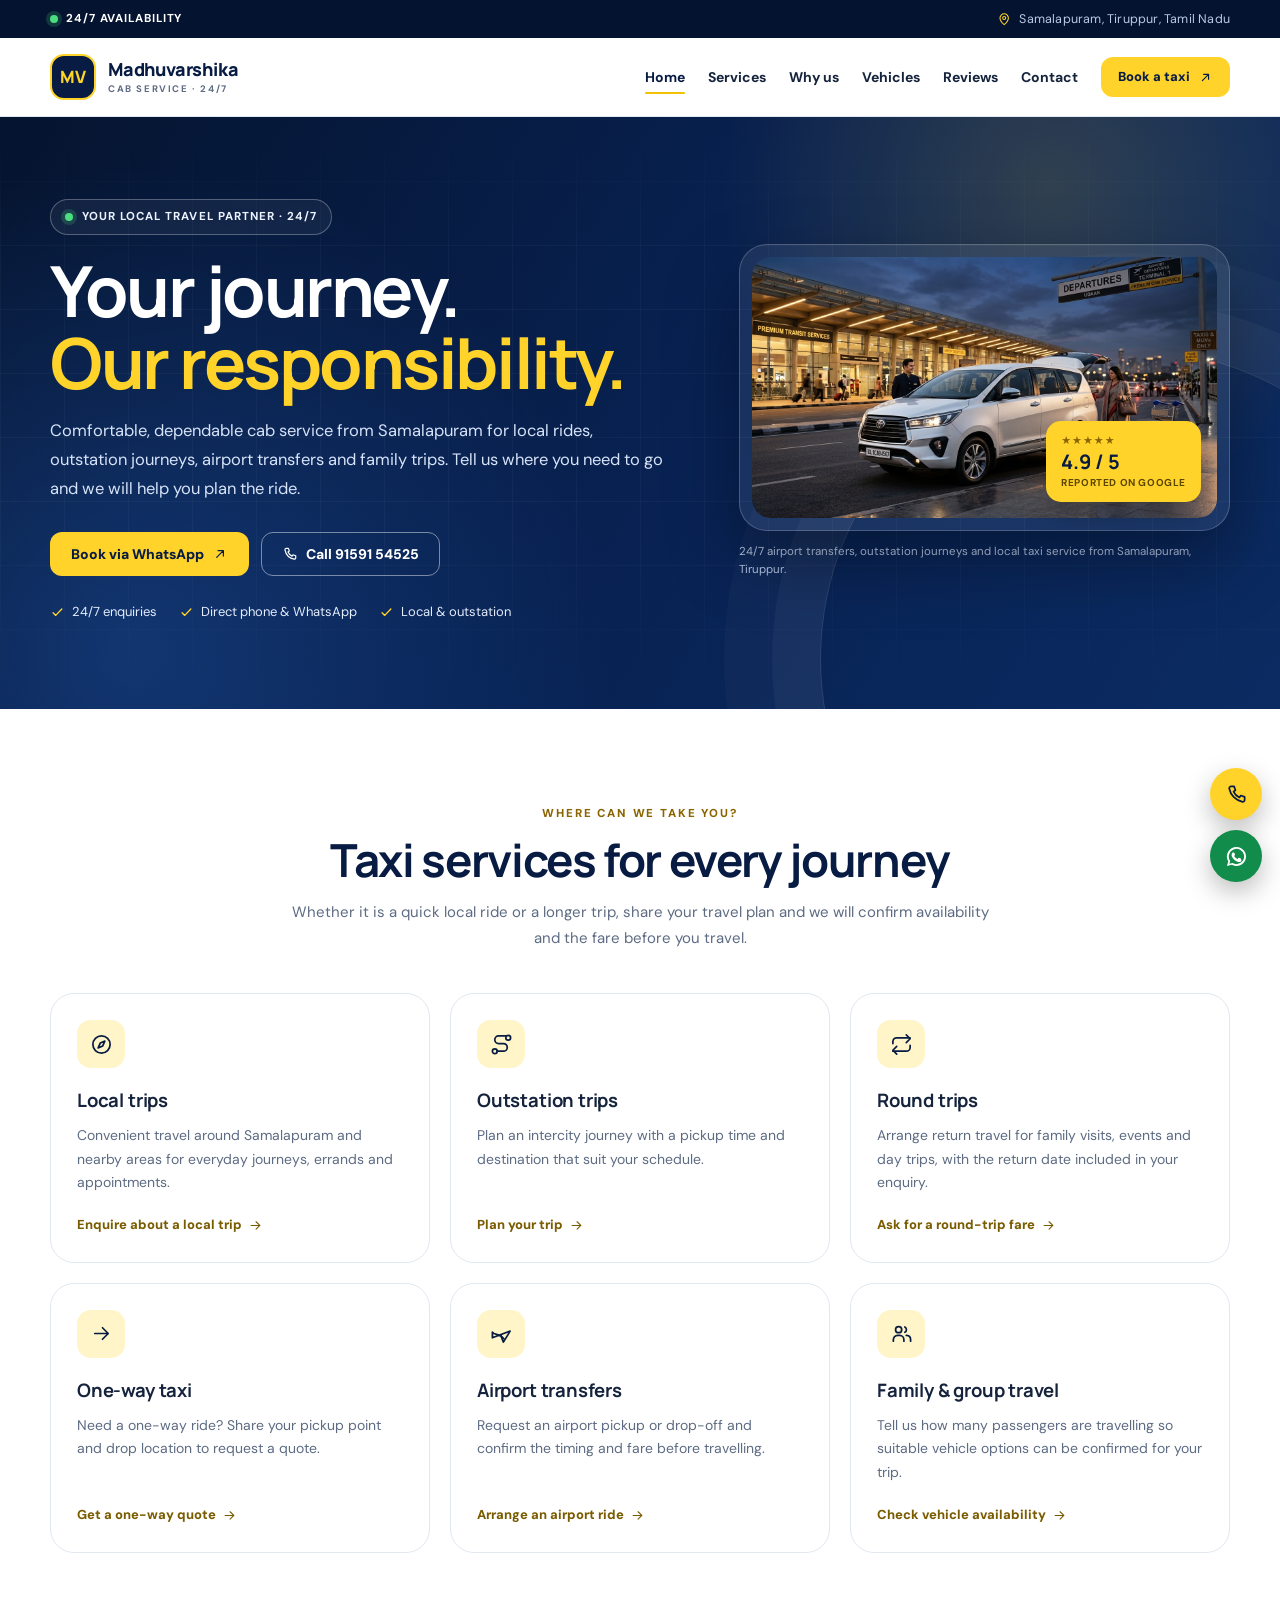
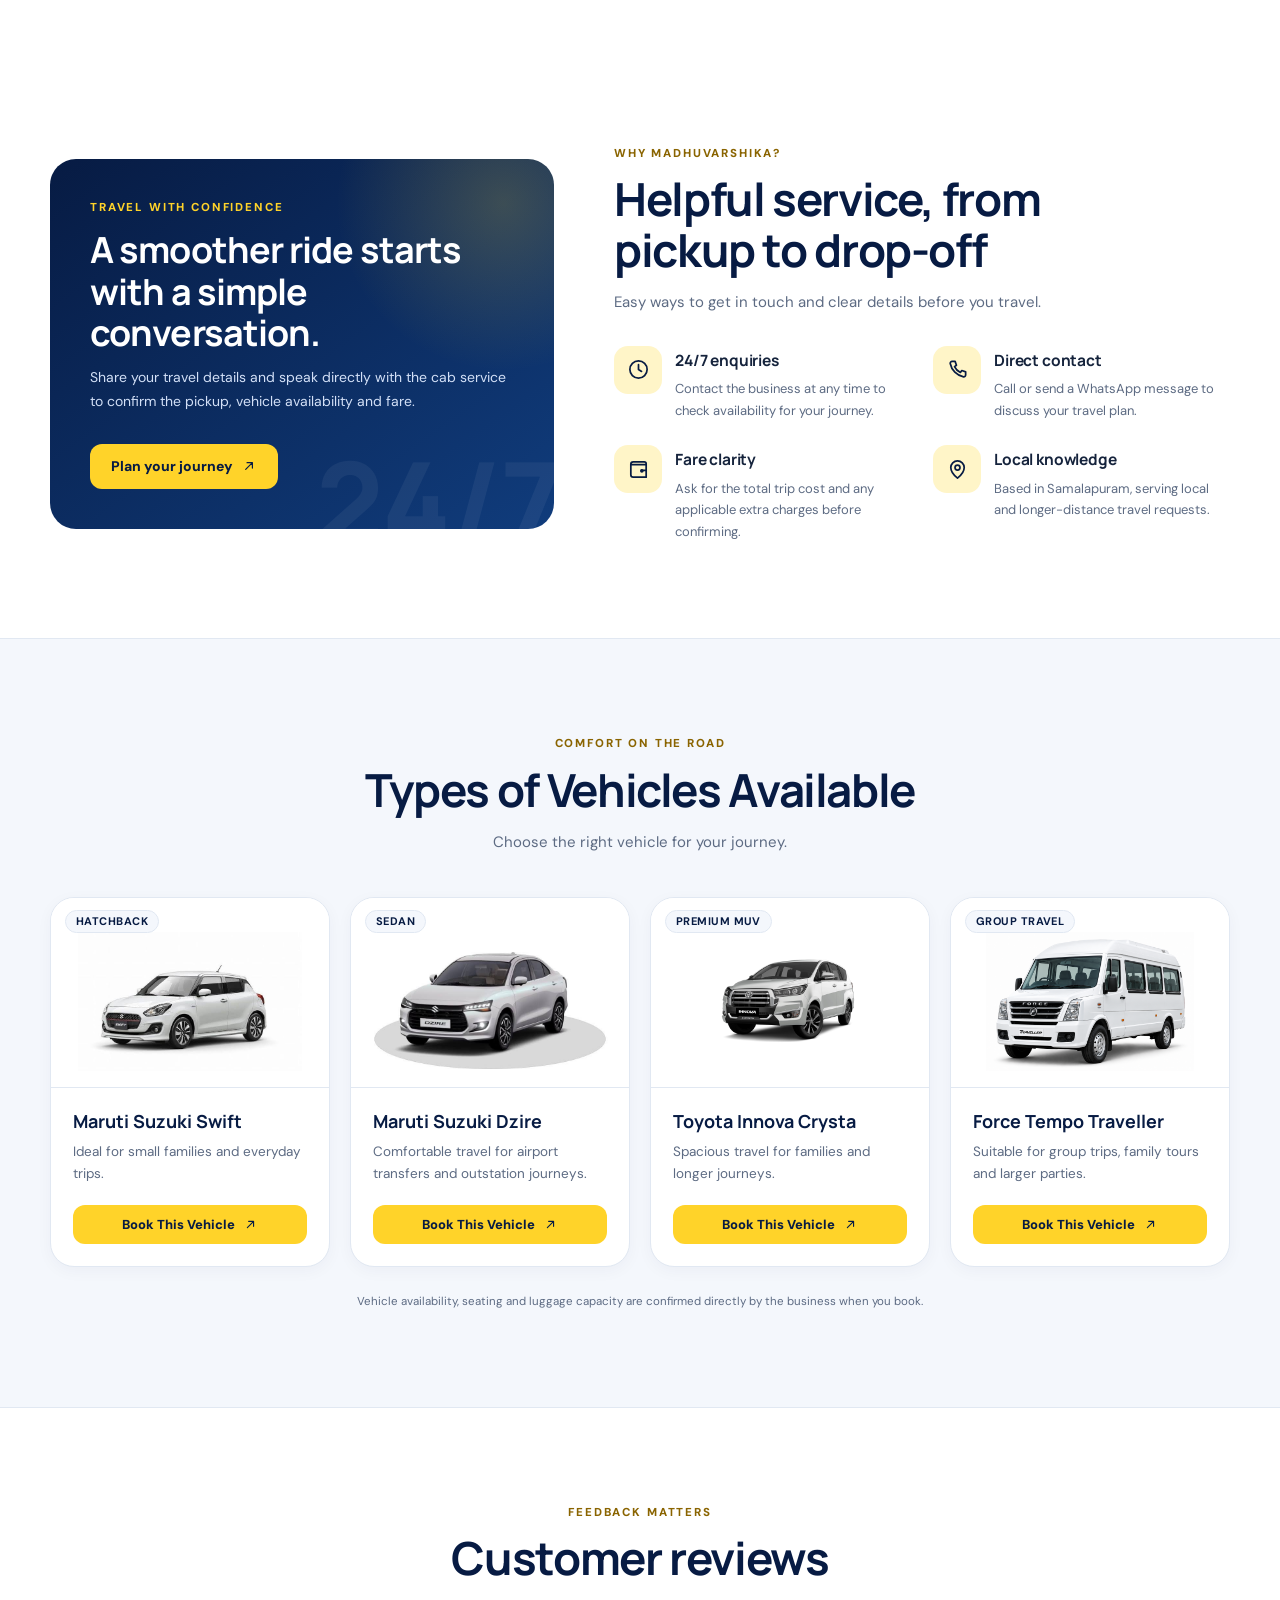
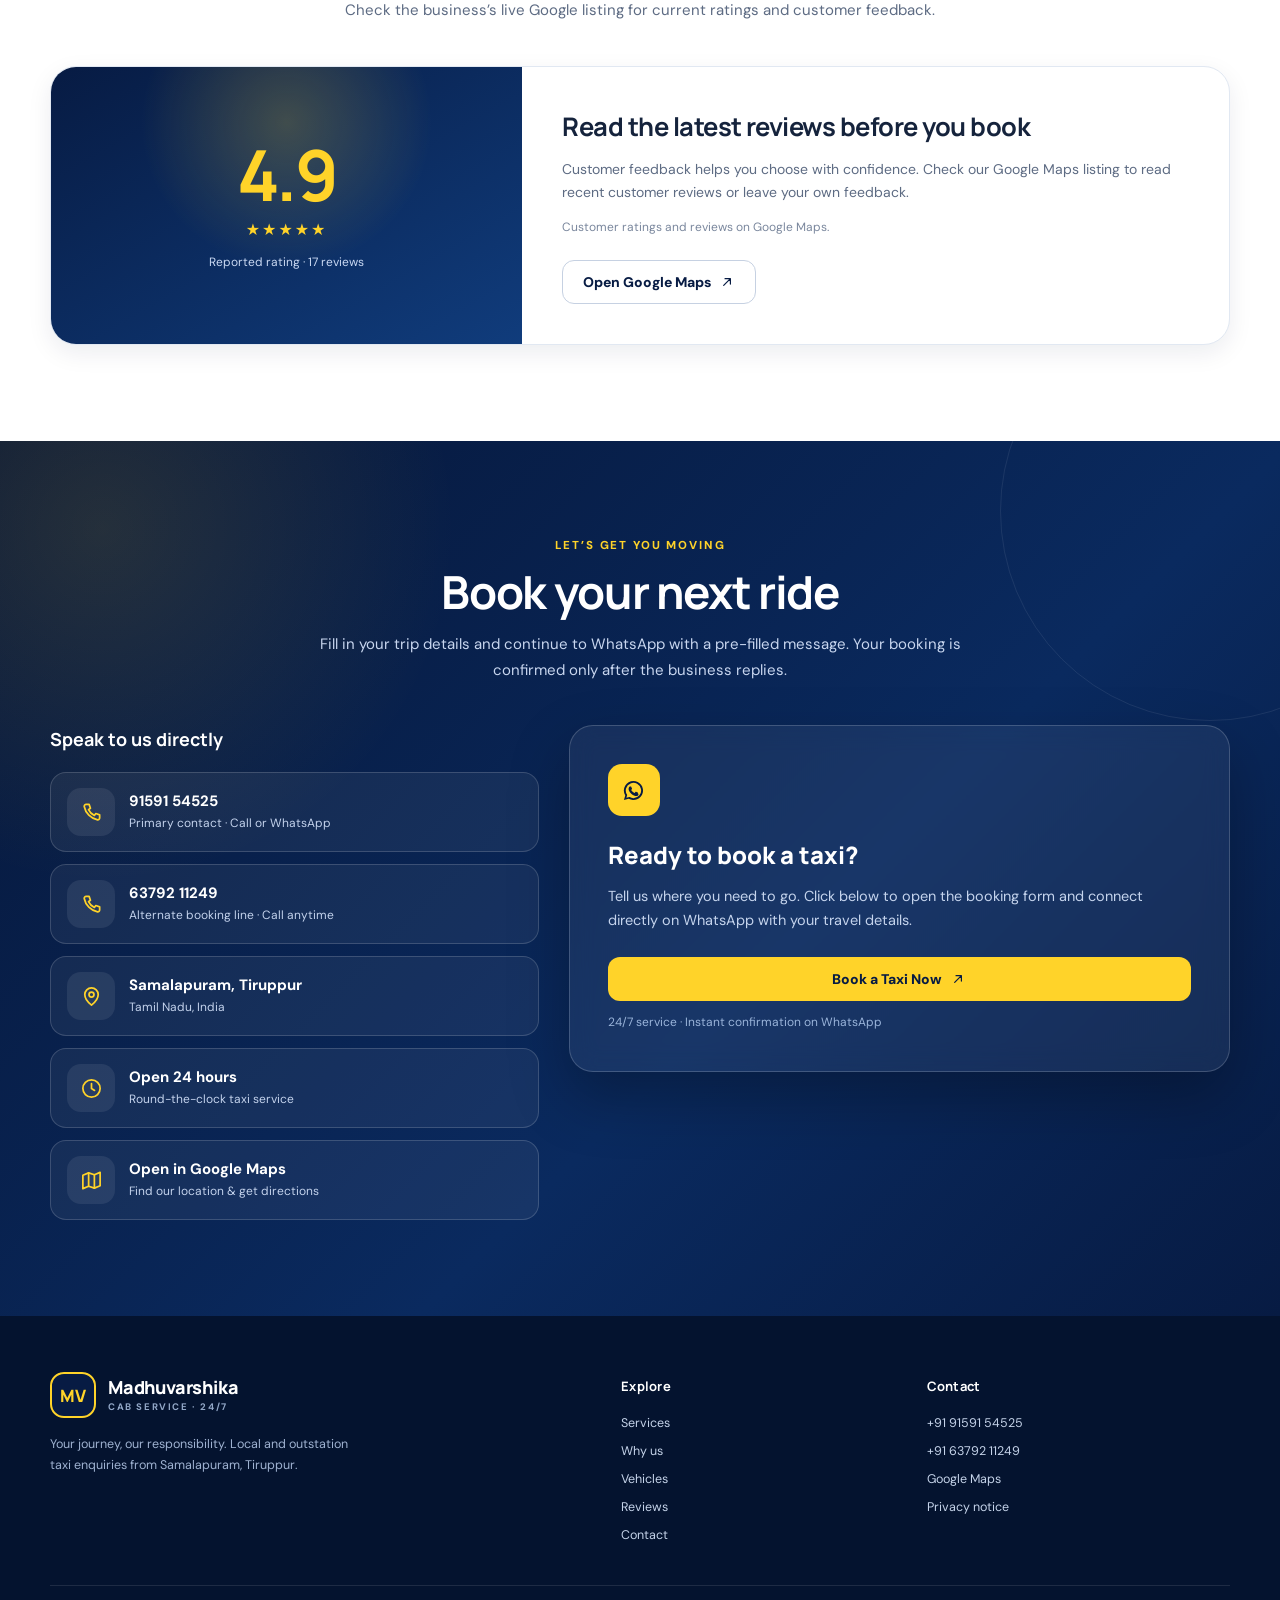
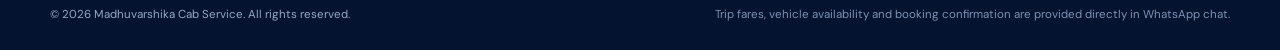
<file: index.html>
<!DOCTYPE html>
<html lang="en-IN">
<head>
  <meta charset="UTF-8" />
  <meta name="viewport" content="width=device-width, initial-scale=1.0" />
  <meta name="theme-color" content="#071b43" />
  <title>Madhuvarshika Cab Service | 24/7 Taxi in Samalapuram, Tiruppur</title>
  <meta name="description" content="Book Madhuvarshika Cab Service in Samalapuram, Tiruppur. 24/7 local trips, outstation taxis, one-way trips, round trips and airport transfers. Call or message to confirm." />
  <meta name="keywords" content="Madhuvarshika Cab Service, taxi Samalapuram, cab service Tiruppur, outstation taxi, airport taxi, one way cab" />
  <meta name="author" content="Madhuvarshika Cab Service" />
  <meta name="robots" content="index,follow" />
  <meta property="og:site_name" content="Madhuvarshika Cab Service" />
  <meta property="og:locale" content="en_IN" />
  <meta property="og:title" content="Madhuvarshika Cab Service | 24/7 Taxi in Samalapuram" />
  <meta property="og:description" content="Local trips, outstation travel, one-way rides, round trips and airport transfers from Samalapuram, Tiruppur. Call or message to plan your journey." />
  <meta property="og:type" content="website" />
  <meta name="twitter:card" content="summary" />
  <meta name="twitter:title" content="Madhuvarshika Cab Service | 24/7 Taxi in Samalapuram" />
  <meta name="twitter:description" content="Local trips, outstation travel, one-way rides, round trips and airport transfers from Samalapuram, Tiruppur." />
  <link rel="icon" type="image/svg+xml" href="assets/favicon.svg" />
  <link rel="icon" type="image/png" sizes="32x32" href="assets/favicon-32.png" />
  <link rel="apple-touch-icon" href="assets/apple-touch-icon.png" />
  <link rel="preconnect" href="https://fonts.googleapis.com" />
  <link rel="preconnect" href="https://fonts.gstatic.com" crossorigin />
  <link href="https://fonts.googleapis.com/css2?family=DM+Sans:wght@400;500;600;700&family=Manrope:wght@400;500;600;700;800&display=swap" rel="stylesheet" />
  <link rel="stylesheet" href="css/styles.css?v=4" />
  <script type="application/ld+json">
  {
    "@context": "https://schema.org",
    "@type": "TaxiService",
    "name": "Madhuvarshika Cab Service",
    "telephone": "+919159154525",
    "areaServed": {
      "@type": "Place",
      "name": "Samalapuram, Tiruppur, Tamil Nadu, India"
    },
    "openingHoursSpecification": {
      "@type": "OpeningHoursSpecification",
      "dayOfWeek": ["Monday", "Tuesday", "Wednesday", "Thursday", "Friday", "Saturday", "Sunday"],
      "opens": "00:00",
      "closes": "23:59"
    },
    "description": "24/7 taxi service for local trips, outstation travel, one-way trips, round trips and airport transfers from Samalapuram, Tiruppur."
  }
  </script>
</head>
<body>
  <a class="skip-link" href="#main">Skip to content</a>

  <svg class="icon-sprite" xmlns="http://www.w3.org/2000/svg" aria-hidden="true" focusable="false">
    <symbol id="i-phone" viewBox="0 0 24 24" fill="none" stroke="currentColor" stroke-width="1.8" stroke-linecap="round" stroke-linejoin="round">
      <path d="M6.4 3.5h3.1l1.4 4-2 1.5a12.5 12.5 0 0 0 6.1 6.1l1.5-2 4 1.4v3.1a2 2 0 0 1-2.2 2A17.6 17.6 0 0 1 4.4 5.7a2 2 0 0 1 2-2.2Z" />
    </symbol>
    <symbol id="i-whatsapp" viewBox="0 0 24 24">
      <path fill="currentColor" d="M12 2a10 10 0 0 0-8.6 15.1L2 22l5-1.3A10 10 0 1 0 12 2Zm0 18a8 8 0 0 1-4.1-1.1l-.3-.2-3 .8.8-2.9-.2-.3A8 8 0 1 1 12 20Zm4.5-5.9c-.2-.1-1.5-.7-1.7-.8-.2-.1-.4-.1-.6.1l-.8 1c-.1.2-.3.2-.5.1a6.5 6.5 0 0 1-3.2-2.8c-.1-.2 0-.4.1-.5l.6-.7c.1-.2.1-.3 0-.5l-.8-1.9c-.1-.3-.3-.3-.5-.3h-.6c-.2 0-.5.1-.7.4-.3.3-.9 1-.9 2.3s.9 2.6 1 2.8c.1.2 1.8 2.9 4.5 3.9 1.5.6 2.1.7 2.9.6.5-.1 1.5-.6 1.7-1.2.2-.6.2-1.1.1-1.2-.1-.1-.2-.1-.5-.3Z" />
    </symbol>
    <symbol id="i-pin" viewBox="0 0 24 24" fill="none" stroke="currentColor" stroke-width="1.8" stroke-linecap="round" stroke-linejoin="round">
      <path d="M12 21s7-5.3 7-11a7 7 0 1 0-14 0c0 5.7 7 11 7 11Z" />
      <circle cx="12" cy="10" r="2.6" />
    </symbol>
    <symbol id="i-clock" viewBox="0 0 24 24" fill="none" stroke="currentColor" stroke-width="1.8" stroke-linecap="round" stroke-linejoin="round">
      <circle cx="12" cy="12" r="9" />
      <path d="M12 7v5l3.2 2" />
    </symbol>
    <symbol id="i-map" viewBox="0 0 24 24" fill="none" stroke="currentColor" stroke-width="1.8" stroke-linecap="round" stroke-linejoin="round">
      <path d="M9 4 3 6.5v14L9 18l6 2 6-2.5v-14L15 6 9 4Z" />
      <path d="M9 4v14M15 6v14" />
    </symbol>
    <symbol id="i-check" viewBox="0 0 24 24" fill="none" stroke="currentColor" stroke-width="2.2" stroke-linecap="round" stroke-linejoin="round">
      <path d="m5 12.5 4.2 4.2L19 6.5" />
    </symbol>
    <symbol id="i-arrow" viewBox="0 0 24 24" fill="none" stroke="currentColor" stroke-width="1.8" stroke-linecap="round" stroke-linejoin="round">
      <path d="M7 17 17 7M9 7h8v8" />
    </symbol>
    <symbol id="i-arrow-right" viewBox="0 0 24 24" fill="none" stroke="currentColor" stroke-width="1.8" stroke-linecap="round" stroke-linejoin="round">
      <path d="M5 12h14M13 6l6 6-6 6" />
    </symbol>
    <symbol id="i-route" viewBox="0 0 24 24" fill="none" stroke="currentColor" stroke-width="1.8" stroke-linecap="round" stroke-linejoin="round">
      <circle cx="5" cy="19" r="2.5" />
      <circle cx="19" cy="5" r="2.5" />
      <path d="M7.5 19H14a4 4 0 0 0 0-8H9a4 4 0 0 1 0-8h7.5" />
    </symbol>
    <symbol id="i-repeat" viewBox="0 0 24 24" fill="none" stroke="currentColor" stroke-width="1.8" stroke-linecap="round" stroke-linejoin="round">
      <path d="m17 2 4 4-4 4M3 11V9a4 4 0 0 1 4-4h14M7 22l-4-4 4-4M21 13v2a4 4 0 0 1-4 4H3" />
    </symbol>
    <symbol id="i-plane" viewBox="0 0 24 24" fill="none" stroke="currentColor" stroke-width="1.8" stroke-linecap="round" stroke-linejoin="round">
      <path d="M2.5 16.5 21 9.5 14 21l-2.7-6.8L4 12l-1.5-1.5Z" />
      <path d="m11.3 14.2 3.2 3.3" />
    </symbol>
    <symbol id="i-users" viewBox="0 0 24 24" fill="none" stroke="currentColor" stroke-width="1.8" stroke-linecap="round" stroke-linejoin="round">
      <circle cx="9" cy="8" r="3.2" />
      <path d="M3.5 20v-1.5A4.5 4.5 0 0 1 8 14h2a4.5 4.5 0 0 1 4.5 4.5V20" />
      <path d="M15.5 5.2a3.2 3.2 0 0 1 0 5.6M17 14h.5a4.5 4.5 0 0 1 4 4.5V20" />
    </symbol>
    <symbol id="i-car" viewBox="0 0 24 24" fill="none" stroke="currentColor" stroke-width="1.8" stroke-linecap="round" stroke-linejoin="round">
      <path d="M4 16.5V12l1.8-4.3A2 2 0 0 1 7.6 6h8.8a2 2 0 0 1 1.8 1.7L20 12v4.5" />
      <path d="M2.5 16.5h19M4 12h16" />
      <circle cx="7" cy="17" r="1.8" />
      <circle cx="17" cy="17" r="1.8" />
      <path d="M6 9h2M16 9h2" />
    </symbol>
    <symbol id="i-wallet" viewBox="0 0 24 24" fill="none" stroke="currentColor" stroke-width="1.8" stroke-linecap="round" stroke-linejoin="round">
      <path d="M4 6.5A2.5 2.5 0 0 1 6.5 4H18a2 2 0 0 1 2 2v14H6.5A2.5 2.5 0 0 1 4 17.5v-11Z" />
      <path d="M4 7h16M15 13h5" />
      <circle cx="15.5" cy="13.5" r="1" />
    </symbol>
    <symbol id="i-compass" viewBox="0 0 24 24" fill="none" stroke="currentColor" stroke-width="1.8" stroke-linecap="round" stroke-linejoin="round">
      <circle cx="12" cy="12" r="9" />
      <path d="m15.5 8.5-2.2 5-4.8 2 2.2-5 4.8-2Z" />
    </symbol>
  </svg>

  <div class="topbar">
    <div class="container topbar-inner">
      <p class="topbar-badge"><span class="live-dot" aria-hidden="true"></span> 24/7 availability</p>
      <p class="topbar-location"><svg class="icon" aria-hidden="true"><use href="#i-pin" /></svg> Samalapuram, Tiruppur, Tamil Nadu</p>
    </div>
  </div>

  <header class="site-header" id="siteHeader">
    <div class="container nav">
      <a class="brand" href="#home" aria-label="Madhuvarshika Cab Service home">
        <span class="brand-mark" aria-hidden="true">MV</span>
        <span class="brand-name">Madhuvarshika<small>Cab service · 24/7</small></span>
      </a>
      <nav class="navlinks" id="navlinks" aria-label="Main navigation">
        <a href="#home">Home</a>
        <a href="#services">Services</a>
        <a href="#why-us">Why us</a>
        <a href="#vehicles">Vehicles</a>
        <a href="#reviews">Reviews</a>
        <a href="#contact">Contact</a>
        <a class="btn btn--sm nav-cta" href="#contact">Book a taxi <svg class="icon" aria-hidden="true"><use href="#i-arrow" /></svg></a>
      </nav>
      <button class="menu-btn" id="menuBtn" type="button" aria-label="Toggle navigation" aria-controls="navlinks" aria-expanded="false" aria-controls="navlinks">
        <span class="menu-bar" aria-hidden="true"></span>
        <span class="menu-bar" aria-hidden="true"></span>
        <span class="menu-bar" aria-hidden="true"></span>
      </button>
    </div>
  </header>

  <main id="main">
    <section class="hero" id="home" aria-labelledby="hero-title">
      <div class="container hero-grid">
        <div class="hero-copy">
          <p class="eyebrow"><span class="live-dot" aria-hidden="true"></span> Your local travel partner · 24/7</p>
          <h1 id="hero-title">Your journey.<br /><span>Our responsibility.</span></h1>
          <p class="hero-lede">Comfortable, dependable cab service from Samalapuram for local rides, outstation journeys, airport transfers and family trips. Tell us where you need to go and we will help you plan the ride.</p>
          <div class="hero-actions">
            <a class="btn" href="#contact">Book via WhatsApp <svg class="icon" aria-hidden="true"><use href="#i-arrow" /></svg></a>
            <a class="btn btn--ghost" href="tel:+919159154525"><svg class="icon" aria-hidden="true"><use href="#i-phone" /></svg> Call 91591 54525</a>
          </div>
          <ul class="trust-row" role="list">
            <li><svg class="icon" aria-hidden="true"><use href="#i-check" /></svg> 24/7 enquiries</li>
            <li><svg class="icon" aria-hidden="true"><use href="#i-check" /></svg> Direct phone &amp; WhatsApp</li>
            <li><svg class="icon" aria-hidden="true"><use href="#i-check" /></svg> Local &amp; outstation</li>
          </ul>
        </div>
        <div class="hero-visual">
          <div class="hero-card">
            <img src="assets/hero-cab.jpg" width="1376" height="768" alt="White premium taxi cab at airport terminal ready for pickup" fetchpriority="high" decoding="async" />
            <div class="rating-chip">
              <span class="stars" aria-hidden="true">★★★★★</span>
              <strong>4.9 / 5</strong>
              <span>reported on Google</span>
            </div>
          </div>
          <p class="media-note">24/7 airport transfers, outstation journeys and local taxi service from Samalapuram, Tiruppur.</p>
        </div>
      </div>
    </section>

    <section class="section" id="services" aria-labelledby="services-title">
      <div class="container">
        <div class="section-head">
          <p class="kicker">Where can we take you?</p>
          <h2 id="services-title">Taxi services for every journey</h2>
          <p>Whether it is a quick local ride or a longer trip, share your travel plan and we will confirm availability and the fare before you travel.</p>
        </div>
        <div class="card-grid card-grid--3">
          <article class="service-card" data-trip="Local trip">
            <span class="icon-box" aria-hidden="true"><svg class="icon"><use href="#i-compass" /></svg></span>
            <h3>Local trips</h3>
            <p>Convenient travel around Samalapuram and nearby areas for everyday journeys, errands and appointments.</p>
            <a class="text-link" href="#contact" data-trip="Local trip">Enquire about a local trip <svg class="icon" aria-hidden="true"><use href="#i-arrow-right" /></svg></a>
          </article>
          <article class="service-card" data-trip="Outstation trip">
            <span class="icon-box" aria-hidden="true"><svg class="icon"><use href="#i-route" /></svg></span>
            <h3>Outstation trips</h3>
            <p>Plan an intercity journey with a pickup time and destination that suit your schedule.</p>
            <a class="text-link" href="#contact" data-trip="Outstation trip">Plan your trip <svg class="icon" aria-hidden="true"><use href="#i-arrow-right" /></svg></a>
          </article>
          <article class="service-card" data-trip="Round trip">
            <span class="icon-box" aria-hidden="true"><svg class="icon"><use href="#i-repeat" /></svg></span>
            <h3>Round trips</h3>
            <p>Arrange return travel for family visits, events and day trips, with the return date included in your enquiry.</p>
            <a class="text-link" href="#contact" data-trip="Round trip">Ask for a round-trip fare <svg class="icon" aria-hidden="true"><use href="#i-arrow-right" /></svg></a>
          </article>
          <article class="service-card" data-trip="One-way trip">
            <span class="icon-box" aria-hidden="true"><svg class="icon"><use href="#i-arrow-right" /></svg></span>
            <h3>One-way taxi</h3>
            <p>Need a one-way ride? Share your pickup point and drop location to request a quote.</p>
            <a class="text-link" href="#contact" data-trip="One-way trip">Get a one-way quote <svg class="icon" aria-hidden="true"><use href="#i-arrow-right" /></svg></a>
          </article>
          <article class="service-card" data-trip="Airport transfer">
            <span class="icon-box" aria-hidden="true"><svg class="icon"><use href="#i-plane" /></svg></span>
            <h3>Airport transfers</h3>
            <p>Request an airport pickup or drop-off and confirm the timing and fare before travelling.</p>
            <a class="text-link" href="#contact" data-trip="Airport transfer">Arrange an airport ride <svg class="icon" aria-hidden="true"><use href="#i-arrow-right" /></svg></a>
          </article>
          <article class="service-card" data-trip="Family / group trip">
            <span class="icon-box" aria-hidden="true"><svg class="icon"><use href="#i-users" /></svg></span>
            <h3>Family &amp; group travel</h3>
            <p>Tell us how many passengers are travelling so suitable vehicle options can be confirmed for your trip.</p>
            <a class="text-link" href="#contact" data-trip="Family / group trip">Check vehicle availability <svg class="icon" aria-hidden="true"><use href="#i-arrow-right" /></svg></a>
          </article>
        </div>
      </div>
    </section>

    <section class="section" id="why-us" aria-labelledby="why-title">
      <div class="container why-grid">
        <div class="why-panel">
          <div>
            <p class="kicker kicker--yellow">Travel with confidence</p>
            <h2>A smoother ride starts with a simple conversation.</h2>
            <p>Share your travel details and speak directly with the cab service to confirm the pickup, vehicle availability and fare.</p>
          </div>
          <a class="btn" href="#contact">Plan your journey <svg class="icon" aria-hidden="true"><use href="#i-arrow" /></svg></a>
        </div>
        <div>
          <div class="section-head section-head--left">
            <p class="kicker">Why Madhuvarshika?</p>
            <h2 id="why-title">Helpful service, from pickup to drop-off</h2>
            <p>Easy ways to get in touch and clear details before you travel.</p>
          </div>
          <div class="feature-grid">
            <div class="feature">
              <span class="icon-box" aria-hidden="true"><svg class="icon"><use href="#i-clock" /></svg></span>
              <div><h3>24/7 enquiries</h3><p>Contact the business at any time to check availability for your journey.</p></div>
            </div>
            <div class="feature">
              <span class="icon-box" aria-hidden="true"><svg class="icon"><use href="#i-phone" /></svg></span>
              <div><h3>Direct contact</h3><p>Call or send a WhatsApp message to discuss your travel plan.</p></div>
            </div>
            <div class="feature">
              <span class="icon-box" aria-hidden="true"><svg class="icon"><use href="#i-wallet" /></svg></span>
              <div><h3>Fare clarity</h3><p>Ask for the total trip cost and any applicable extra charges before confirming.</p></div>
            </div>
            <div class="feature">
              <span class="icon-box" aria-hidden="true"><svg class="icon"><use href="#i-pin" /></svg></span>
              <div><h3>Local knowledge</h3><p>Based in Samalapuram, serving local and longer-distance travel requests.</p></div>
            </div>
          </div>
        </div>
      </div>
    </section>

    <section class="section section--soft" id="vehicles" aria-labelledby="vehicles-title">
      <div class="container">
        <div class="section-head">
          <p class="kicker">Comfort on the road</p>
          <h2 id="vehicles-title">Types of Vehicles Available</h2>
          <p>Choose the right vehicle for your journey.</p>
        </div>
        <div class="card-grid card-grid--4">
          <article class="fleet-card">
            <div class="fleet-visual">
              <span class="fleet-tag">Hatchback</span>
              <img src="assets/Maruti%20Suzuki%20Swift.jpg" alt="White Maruti Suzuki Swift hatchback" width="702" height="437" loading="lazy" decoding="async" class="fleet-img" />
            </div>
            <div class="fleet-body">
              <h3>Maruti Suzuki Swift</h3>
              <p>Ideal for small families and everyday trips.</p>
              <a class="btn btn--sm btn--full" href="#contact" data-vehicle="Maruti Suzuki Swift">Book This Vehicle <svg class="icon" aria-hidden="true"><use href="#i-arrow" /></svg></a>
            </div>
          </article>
          <article class="fleet-card">
            <div class="fleet-visual">
              <span class="fleet-tag">Sedan</span>
              <img src="assets/Maruti%20Suzuki%20Dzire.jpg" alt="White Maruti Suzuki Dzire sedan" width="738" height="414" loading="lazy" decoding="async" class="fleet-img" />
            </div>
            <div class="fleet-body">
              <h3>Maruti Suzuki Dzire</h3>
              <p>Comfortable travel for airport transfers and outstation journeys.</p>
              <a class="btn btn--sm btn--full" href="#contact" data-vehicle="Maruti Suzuki Dzire">Book This Vehicle <svg class="icon" aria-hidden="true"><use href="#i-arrow" /></svg></a>
            </div>
          </article>
          <article class="fleet-card">
            <div class="fleet-visual">
              <span class="fleet-tag">Premium MUV</span>
              <img src="assets/Toyota%20Innova.webp" alt="White Toyota Innova Crysta" width="1600" height="600" loading="lazy" decoding="async" class="fleet-img" />
            </div>
            <div class="fleet-body">
              <h3>Toyota Innova Crysta</h3>
              <p>Spacious travel for families and longer journeys.</p>
              <a class="btn btn--sm btn--full" href="#contact" data-vehicle="Toyota Innova Crysta">Book This Vehicle <svg class="icon" aria-hidden="true"><use href="#i-arrow" /></svg></a>
            </div>
          </article>
          <article class="fleet-card">
            <div class="fleet-visual">
              <span class="fleet-tag">Group Travel</span>
              <img src="assets/Traveller.png" alt="White Force Tempo Traveller minibus" width="1536" height="1024" loading="lazy" decoding="async" class="fleet-img" />
            </div>
            <div class="fleet-body">
              <h3>Force Tempo Traveller</h3>
              <p>Suitable for group trips, family tours and larger parties.</p>
              <a class="btn btn--sm btn--full" href="#contact" data-vehicle="Force Tempo Traveller">Book This Vehicle <svg class="icon" aria-hidden="true"><use href="#i-arrow" /></svg></a>
            </div>
          </article>
        </div>
        <p class="media-note media-note--center">Vehicle availability, seating and luggage capacity are confirmed directly by the business when you book.</p>
      </div>
    </section>

    <section class="section" id="reviews" aria-labelledby="reviews-title">
      <div class="container">
        <div class="section-head">
          <p class="kicker">Feedback matters</p>
          <h2 id="reviews-title">Customer reviews</h2>
          <p>Check the business&rsquo;s live Google listing for current ratings and customer feedback.</p>
        </div>
        <div class="rating-panel">
          <div class="rating-score">
            <strong>4.9</strong>
            <span class="stars" aria-hidden="true">★★★★★</span>
            <span class="sr-only">Rated 4.9 out of 5</span>
            <p>Reported rating · 17 reviews</p>
          </div>
          <div class="rating-copy">
            <h3>Read the latest reviews before you book</h3>
            <p>Customer feedback helps you choose with confidence. Check our Google Maps listing to read recent customer reviews or leave your own feedback.</p>
            <p class="fine-print">Customer ratings and reviews on Google Maps.</p>
            <a class="btn btn--outline" href="https://www.google.com/maps/search/?api=1&amp;query=Madhuvarshika%20Cab%20Service%20Samalapuram%20Tiruppur" target="_blank" rel="noopener noreferrer">Open Google Maps <svg class="icon" aria-hidden="true"><use href="#i-arrow" /></svg></a>
          </div>
        </div>
      </div>
    </section>

    <section class="section contact" id="contact" aria-labelledby="contact-title">
      <div class="container">
        <div class="section-head section-head--light">
          <p class="kicker kicker--yellow">Let&rsquo;s get you moving</p>
          <h2 id="contact-title">Book your next ride</h2>
          <p>Fill in your trip details and continue to WhatsApp with a pre-filled message. Your booking is confirmed only after the business replies.</p>
        </div>
        <div class="contact-grid">
          <div class="contact-info">
            <h3 class="contact-info-title">Speak to us directly</h3>
            <a class="contact-item" href="tel:+919159154525">
              <span class="icon-box icon-box--dark" aria-hidden="true"><svg class="icon"><use href="#i-phone" /></svg></span>
              <span><strong>91591 54525</strong><small>Primary contact · Call or WhatsApp</small></span>
            </a>
            <a class="contact-item" href="tel:+916379211249">
              <span class="icon-box icon-box--dark" aria-hidden="true"><svg class="icon"><use href="#i-phone" /></svg></span>
              <span><strong>63792 11249</strong><small>Alternate booking line · Call anytime</small></span>
            </a>
            <div class="contact-item">
              <span class="icon-box icon-box--dark" aria-hidden="true"><svg class="icon"><use href="#i-pin" /></svg></span>
              <span><strong>Samalapuram, Tiruppur</strong><small>Tamil Nadu, India</small></span>
            </div>
            <div class="contact-item">
              <span class="icon-box icon-box--dark" aria-hidden="true"><svg class="icon"><use href="#i-clock" /></svg></span>
              <span><strong>Open 24 hours</strong><small>Round-the-clock taxi service</small></span>
            </div>
            <a class="contact-item" href="https://www.google.com/maps/search/?api=1&amp;query=Madhuvarshika%20Cab%20Service%20Samalapuram%20Tiruppur" target="_blank" rel="noopener noreferrer">
              <span class="icon-box icon-box--dark" aria-hidden="true"><svg class="icon"><use href="#i-map" /></svg></span>
              <span><strong>Open in Google Maps</strong><small>Find our location &amp; get directions</small></span>
            </a>
          </div>
          <div class="contact-cta-card">
            <span class="icon-box icon-box--yellow" aria-hidden="true"><svg class="icon"><use href="#i-whatsapp" /></svg></span>
            <h3>Ready to book a taxi?</h3>
            <p>Tell us where you need to go. Click below to open the booking form and connect directly on WhatsApp with your travel details.</p>
            <button type="button" class="btn btn--full" id="openBookingFormBtn">Book a Taxi Now <svg class="icon" aria-hidden="true"><use href="#i-arrow" /></svg></button>
            <small>24/7 service · Instant confirmation on WhatsApp</small>
          </div>
        </div>
      </div>
    </section>
  </main>

  <footer class="site-footer">
    <div class="container footer-grid">
      <div class="footer-brand">
        <a class="brand brand--footer" href="#home" aria-label="Madhuvarshika Cab Service home">
          <span class="brand-mark" aria-hidden="true">MV</span>
          <span class="brand-name">Madhuvarshika<small>Cab service · 24/7</small></span>
        </a>
        <p>Your journey, our responsibility. Local and outstation taxi enquiries from Samalapuram, Tiruppur.</p>
      </div>
      <nav class="footer-links" aria-label="Footer navigation">
        <h3>Explore</h3>
        <a href="#services">Services</a>
        <a href="#why-us">Why us</a>
        <a href="#vehicles">Vehicles</a>
        <a href="#reviews">Reviews</a>
        <a href="#contact">Contact</a>
      </nav>
      <div class="footer-links">
        <h3>Contact</h3>
        <a href="tel:+919159154525">+91 91591 54525</a>
        <a href="tel:+916379211249">+91 63792 11249</a>
        <a href="https://www.google.com/maps/search/?api=1&amp;query=Madhuvarshika%20Cab%20Service%20Samalapuram%20Tiruppur" target="_blank" rel="noopener noreferrer">Google Maps</a>
        <a href="privacy.html">Privacy notice</a>
      </div>
    </div>
    <div class="container footer-bottom">
      <p>&copy; <span id="year"></span> Madhuvarshika Cab Service. All rights reserved.</p>
      <p class="footer-note">Trip fares, vehicle availability and booking confirmation are provided directly in WhatsApp chat.</p>
    </div>
  </footer>

  <div class="floating-actions" aria-label="Quick contact">
    <a class="float-btn float-btn--call" href="tel:+919159154525" aria-label="Call Madhuvarshika Cab Service"><svg class="icon" aria-hidden="true"><use href="#i-phone" /></svg></a>
    <a class="float-btn float-btn--wa" id="floatingWa" href="https://wa.me/919159154525" target="_blank" rel="noopener noreferrer" aria-label="Book on WhatsApp"><svg class="icon" aria-hidden="true"><use href="#i-whatsapp" /></svg></a>
  </div>
  <div class="mobile-bar" aria-label="Quick contact">
    <a class="mobile-bar-call" href="tel:+919159154525"><svg class="icon" aria-hidden="true"><use href="#i-phone" /></svg> Call now</a>
    <a class="mobile-bar-wa" id="mobileWa" href="https://wa.me/919159154525" target="_blank" rel="noopener noreferrer"><svg class="icon" aria-hidden="true"><use href="#i-whatsapp" /></svg> WhatsApp</a>
  </div>

  <div class="booking-modal" id="bookingModal" hidden aria-hidden="true" role="dialog" aria-modal="true" aria-labelledby="modalTitle">
    <div class="booking-modal-card">
      <div class="booking-modal-head">
        <div>
          <h2 id="modalTitle">Book Your Ride</h2>
          <p>Fill in your details to prepare a WhatsApp message.</p>
        </div>
        <button type="button" class="modal-close-btn" id="modalCloseBtn" aria-label="Close booking form">&times;</button>
      </div>
      <div class="booking-modal-scroll">
        <form class="booking-form" id="bookingForm" novalidate>
          <div class="form-grid">
            <div class="field">
              <label for="name">Your name</label>
              <input id="name" name="name" type="text" autocomplete="name" placeholder="Enter your name" required aria-describedby="nameError" />
              <p class="field-error" id="nameError"></p>
            </div>
            <div class="field">
              <label for="phone">Your phone number</label>
              <input id="phone" name="phone" type="tel" inputmode="tel" autocomplete="tel" placeholder="Mobile number" required aria-describedby="phoneError" />
              <p class="field-error" id="phoneError"></p>
            </div>
            <div class="field field--full">
              <label for="pickup">Pickup location</label>
              <input id="pickup" name="pickup" type="text" autocomplete="off" placeholder="Where should we pick you up?" required aria-describedby="pickupError" />
              <p class="field-error" id="pickupError"></p>
            </div>
            <div class="field field--full">
              <label for="drop">Destination</label>
              <input id="drop" name="drop" type="text" autocomplete="off" placeholder="Where are you going?" required aria-describedby="dropError" />
              <p class="field-error" id="dropError"></p>
            </div>
            <div class="field">
              <label for="date">Travel date</label>
              <input id="date" name="date" type="date" required aria-describedby="dateError" />
              <p class="field-error" id="dateError"></p>
            </div>
            <div class="field" id="returnField" hidden>
              <label for="returnDate">Return date</label>
              <input id="returnDate" name="returnDate" type="date" aria-describedby="returnDateError" />
              <p class="field-error" id="returnDateError"></p>
            </div>
            <div class="field">
              <label for="trip">Trip type</label>
              <select id="trip" name="trip" required aria-describedby="tripError">
                <option value="">Choose trip type</option>
                <option value="Local trip">Local trip</option>
                <option value="Outstation trip">Outstation trip</option>
                <option value="One-way trip">One-way trip</option>
                <option value="Round trip">Round trip</option>
                <option value="Airport transfer">Airport transfer</option>
                <option value="One-day trip">One-day trip</option>
                <option value="Family / group trip">Family / group trip</option>
              </select>
              <p class="field-error" id="tripError"></p>
            </div>
            <div class="field">
              <label for="vehicle">Preferred vehicle <span class="label-note">(optional)</span></label>
              <select id="vehicle" name="vehicle">
                <option value="">Choose vehicle (optional)</option>
                <option value="Maruti Suzuki Swift">Maruti Suzuki Swift (Hatchback)</option>
                <option value="Maruti Suzuki Dzire">Maruti Suzuki Dzire (Sedan)</option>
                <option value="Toyota Innova Crysta">Toyota Innova Crysta (Premium MUV)</option>
                <option value="Force Tempo Traveller">Force Tempo Traveller (Group Travel)</option>
              </select>
            </div>
            <div class="field">
              <label for="passengers">Passengers</label>
              <select id="passengers" name="passengers">
                <option>1</option>
                <option>2</option>
                <option>3</option>
                <option>4</option>
                <option>5</option>
                <option>6+</option>
              </select>
            </div>
            <div class="field">
              <label for="time">Pickup time</label>
              <input id="time" name="time" type="time" />
            </div>
            <div class="field field--full">
              <label for="notes">Additional details <span class="label-note">(optional)</span></label>
              <textarea id="notes" name="notes" rows="3" placeholder="Return journey, luggage, or anything else"></textarea>
            </div>
          </div>
          <button class="btn btn--full" id="submitBtn" type="submit" disabled>Send Details to WhatsApp <svg class="icon" aria-hidden="true"><use href="#i-whatsapp" /></svg></button>
          <p class="form-hint">Submitting opens WhatsApp chat with your filled details. Fare and trip confirmation will be messaged in WhatsApp. Read the <a href="privacy.html">privacy notice</a>.</p>
          <noscript><p class="form-hint">JavaScript is required to prepare the WhatsApp message. Please call <a href="tel:+919159154525">91591 54525</a> instead.</p></noscript>
          <div class="form-status" id="formStatus" role="status" aria-live="polite"></div>
        </form>
      </div>
    </div>
  </div>

  <script src="js/main.js?v=4" defer></script>
</body>
</html>
</file>
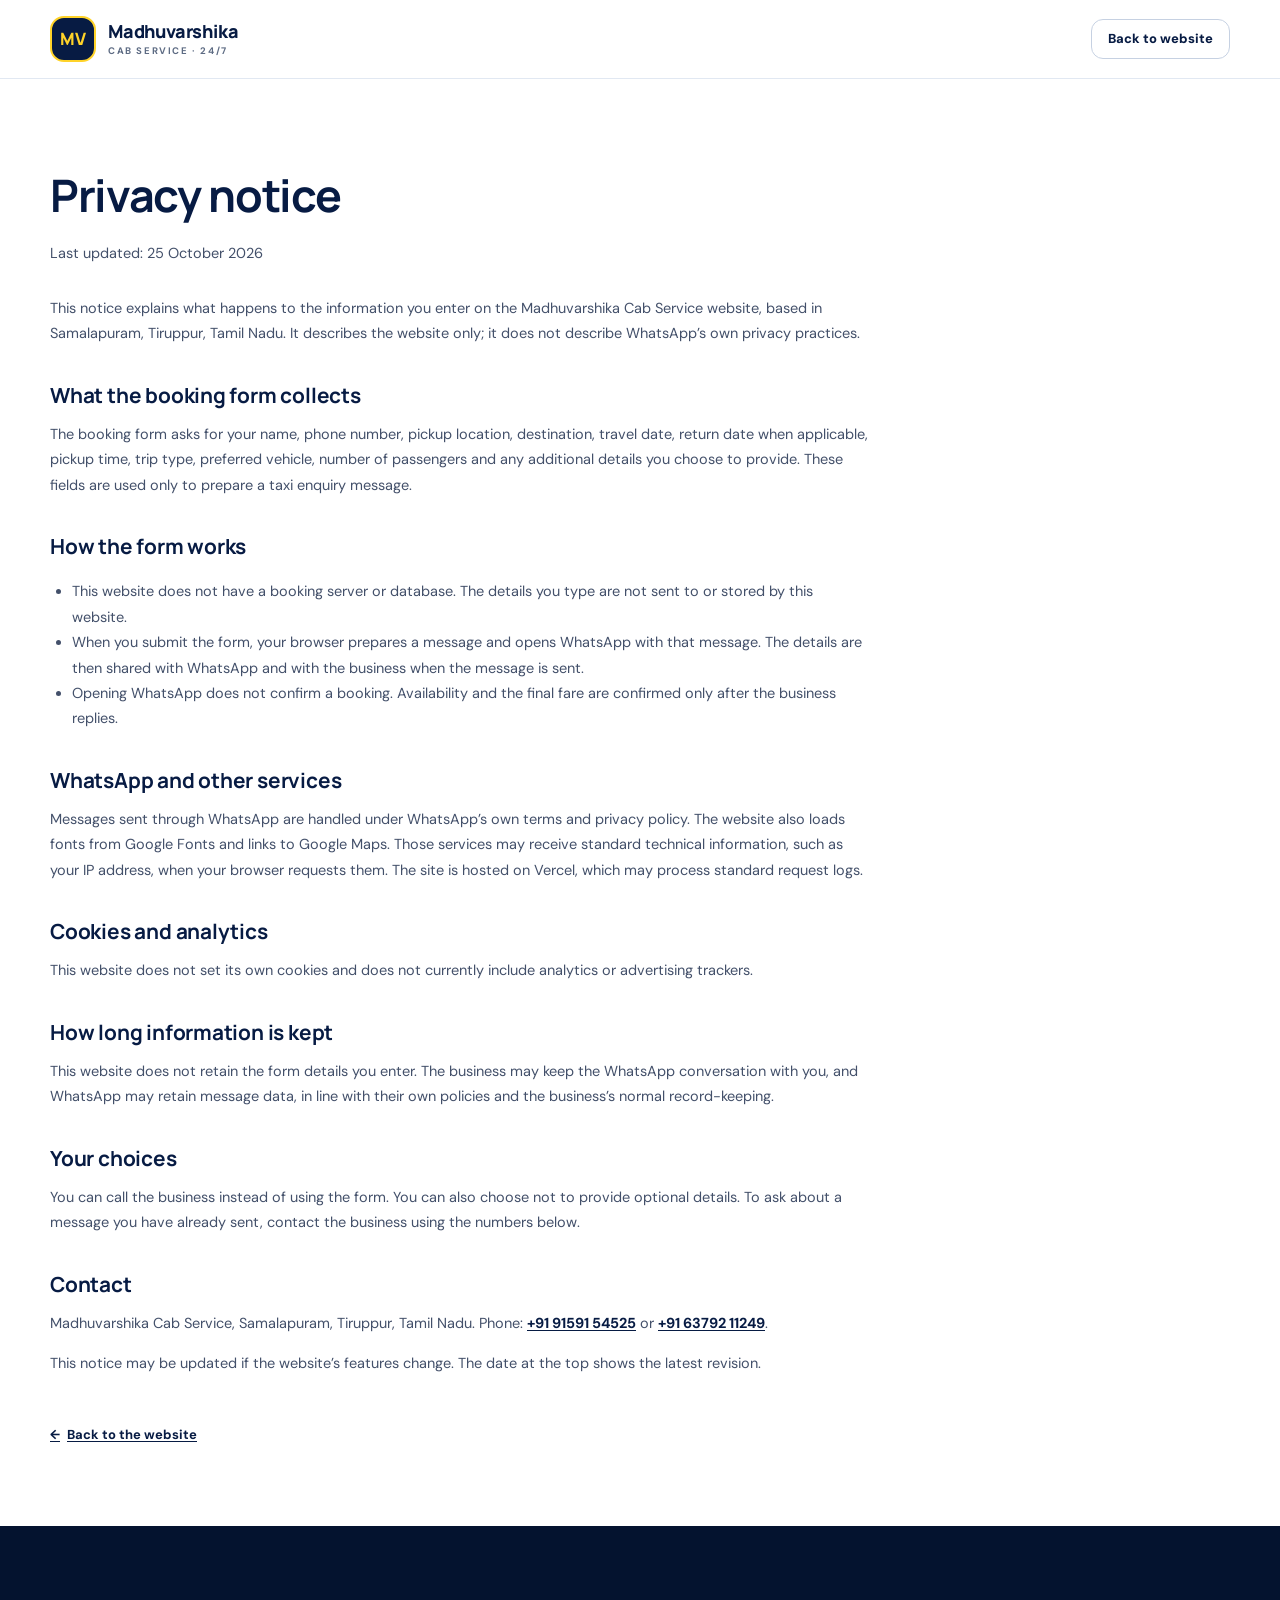
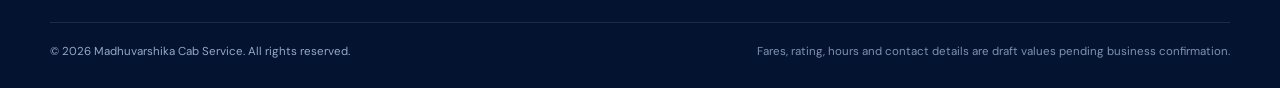
<file: privacy.html>
<!DOCTYPE html>
<html lang="en-IN">
<head>
  <meta charset="UTF-8" />
  <meta name="viewport" content="width=device-width, initial-scale=1.0" />
  <meta name="theme-color" content="#071b43" />
  <title>Privacy Notice | Madhuvarshika Cab Service</title>
  <meta name="description" content="How the Madhuvarshika Cab Service website handles the details you enter in the booking form." />
  <meta name="robots" content="index,follow" />
  <link rel="icon" type="image/svg+xml" href="assets/favicon.svg" />
  <link rel="icon" type="image/png" sizes="32x32" href="assets/favicon-32.png" />
  <link rel="apple-touch-icon" href="assets/apple-touch-icon.png" />
  <link rel="preconnect" href="https://fonts.googleapis.com" />
  <link rel="preconnect" href="https://fonts.gstatic.com" crossorigin />
  <link href="https://fonts.googleapis.com/css2?family=DM+Sans:wght@400;500;600;700&family=Manrope:wght@400;500;600;700;800&display=swap" rel="stylesheet" />
  <link rel="stylesheet" href="css/styles.css?v=4" />
</head>
<body>
  <a class="skip-link" href="#main">Skip to content</a>
  <header class="site-header">
    <div class="container nav">
      <a class="brand" href="index.html" aria-label="Madhuvarshika Cab Service home">
        <span class="brand-mark" aria-hidden="true">MV</span>
        <span class="brand-name">Madhuvarshika<small>Cab service · 24/7</small></span>
      </a>
      <a class="btn btn--outline btn--sm" href="index.html">Back to website</a>
    </div>
  </header>

  <main id="main">
    <section class="legal">
      <div class="container">
        <div class="legal-wrap">
          <h1>Privacy notice</h1>
          <p class="legal-updated">Last updated: 25 October 2026</p>

          <p>This notice explains what happens to the information you enter on the Madhuvarshika Cab Service website, based in Samalapuram, Tiruppur, Tamil Nadu. It describes the website only; it does not describe WhatsApp&rsquo;s own privacy practices.</p>

          <h2>What the booking form collects</h2>
          <p>The booking form asks for your name, phone number, pickup location, destination, travel date, return date when applicable, pickup time, trip type, preferred vehicle, number of passengers and any additional details you choose to provide. These fields are used only to prepare a taxi enquiry message.</p>

          <h2>How the form works</h2>
          <ul>
            <li>This website does not have a booking server or database. The details you type are not sent to or stored by this website.</li>
            <li>When you submit the form, your browser prepares a message and opens WhatsApp with that message. The details are then shared with WhatsApp and with the business when the message is sent.</li>
            <li>Opening WhatsApp does not confirm a booking. Availability and the final fare are confirmed only after the business replies.</li>
          </ul>

          <h2>WhatsApp and other services</h2>
          <p>Messages sent through WhatsApp are handled under WhatsApp&rsquo;s own terms and privacy policy. The website also loads fonts from Google Fonts and links to Google Maps. Those services may receive standard technical information, such as your IP address, when your browser requests them. The site is hosted on Vercel, which may process standard request logs.</p>

          <h2>Cookies and analytics</h2>
          <p>This website does not set its own cookies and does not currently include analytics or advertising trackers.</p>

          <h2>How long information is kept</h2>
          <p>This website does not retain the form details you enter. The business may keep the WhatsApp conversation with you, and WhatsApp may retain message data, in line with their own policies and the business&rsquo;s normal record-keeping.</p>

          <h2>Your choices</h2>
          <p>You can call the business instead of using the form. You can also choose not to provide optional details. To ask about a message you have already sent, contact the business using the numbers below.</p>

          <h2>Contact</h2>
          <p>Madhuvarshika Cab Service, Samalapuram, Tiruppur, Tamil Nadu. Phone: <a href="tel:+919159154525">+91 91591 54525</a> or <a href="tel:+916379211249">+91 63792 11249</a>.</p>

          <p>This notice may be updated if the website&rsquo;s features change. The date at the top shows the latest revision.</p>

          <a class="legal-back" href="index.html"><span aria-hidden="true">&larr;</span> Back to the website</a>
        </div>
      </div>
    </section>
  </main>

  <footer class="site-footer">
    <div class="container footer-bottom">
      <p>&copy; <span id="year"></span> Madhuvarshika Cab Service. All rights reserved.</p>
      <p class="footer-note">Fares, rating, hours and contact details are draft values pending business confirmation.</p>
    </div>
  </footer>

  <script src="js/main.js?v=4" defer></script>
</body>
</html>
</file>
<file: css/styles.css>
:root {
  --navy: #071b43;
  --navy-2: #0b2b62;
  --navy-3: #103c7c;
  --yellow: #ffd329;
  --yellow-2: #f2c200;
  --yellow-soft: #fff5c8;
  --ink: #15233c;
  --muted: #5d6b83;
  --pale: #f4f7fc;
  --white: #ffffff;
  --line: #e1e8f2;
  --line-dark: rgba(255, 255, 255, 0.16);
  --green: #128c4a;
  --red: #b3261e;
  --radius-sm: 12px;
  --radius: 18px;
  --radius-lg: 24px;
  --shadow-sm: 0 8px 24px rgba(7, 27, 67, 0.08);
  --shadow: 0 20px 50px rgba(7, 27, 67, 0.14);
  --container: 1180px;
  --section-y: clamp(64px, 8vw, 96px);
}

*,
*::before,
*::after {
  box-sizing: border-box;
}

html {
  scroll-behavior: smooth;
  scroll-padding-top: 96px;
  -webkit-text-size-adjust: 100%;
  scrollbar-width: thin;
  scrollbar-color: var(--yellow-2) var(--navy);
}

::-webkit-scrollbar {
  width: 6px;
  height: 6px;
}

::-webkit-scrollbar-track {
  background: #04132f;
}

::-webkit-scrollbar-thumb {
  background: var(--yellow-2);
  border-radius: 999px;
}

::-webkit-scrollbar-thumb:hover {
  background: var(--yellow);
}

body {
  margin: 0;
  font-family: "DM Sans", system-ui, -apple-system, "Segoe UI", sans-serif;
  color: var(--ink);
  background: var(--white);
  font-size: 16px;
  line-height: 1.6;
  overflow-x: hidden;
}

h1,
h2,
h3,
.brand,
.price,
.rating-score strong {
  font-family: "Manrope", system-ui, -apple-system, "Segoe UI", sans-serif;
  color: inherit;
}

h1,
h2,
h3,
p {
  margin-top: 0;
}

img,
svg {
  max-width: 100%;
}

img {
  height: auto;
}

a {
  color: inherit;
  text-decoration: none;
}

button,
input,
select,
textarea {
  font: inherit;
}

button {
  cursor: pointer;
}

[hidden] {
  display: none !important;
}

::selection {
  background: var(--yellow);
  color: var(--navy);
}

:focus-visible {
  outline: 3px solid var(--yellow);
  outline-offset: 2px;
  box-shadow: 0 0 0 5px rgba(7, 27, 67, 0.5);
}

.container {
  width: min(var(--container), calc(100% - 48px));
  margin-inline: auto;
}

.icon-sprite {
  position: absolute;
  width: 0;
  height: 0;
  overflow: hidden;
}

.icon {
  width: 1.15em;
  height: 1.15em;
  flex: none;
  display: inline-block;
  vertical-align: -0.18em;
}

.icon--xl {
  width: 58px;
  height: 58px;
}

.sr-only {
  position: absolute;
  width: 1px;
  height: 1px;
  padding: 0;
  margin: -1px;
  overflow: hidden;
  clip: rect(0, 0, 0, 0);
  white-space: nowrap;
  border: 0;
}

.skip-link {
  position: absolute;
  top: -100px;
  left: 16px;
  z-index: 200;
  padding: 12px 18px;
  border-radius: 10px;
  background: var(--yellow);
  color: var(--navy);
  font-weight: 800;
  transition: top 0.2s ease;
}

.skip-link:focus {
  top: 12px;
}

.topbar {
  background: #04132f;
  color: #dce6fa;
  font-size: 12.5px;
  letter-spacing: 0.2px;
}

.topbar-inner {
  display: flex;
  align-items: center;
  justify-content: space-between;
  gap: 16px;
  flex-wrap: wrap;
  padding: 9px 0;
}

.topbar p {
  margin: 0;
  display: flex;
  align-items: center;
  gap: 8px;
}

.topbar-badge {
  font-weight: 700;
  color: #ffffff;
  text-transform: uppercase;
  letter-spacing: 0.9px;
  font-size: 11.5px;
}

.topbar-location {
  color: #b9c9e6;
}

.topbar .icon {
  color: var(--yellow);
}

.live-dot {
  width: 8px;
  height: 8px;
  border-radius: 50%;
  background: #4ade80;
  box-shadow: 0 0 0 4px rgba(74, 222, 128, 0.18);
  flex: none;
}

.site-header {
  position: sticky;
  top: 0;
  z-index: 100;
  background: rgba(255, 255, 255, 0.96);
  border-bottom: 1px solid var(--line);
  backdrop-filter: blur(14px);
  transition: box-shadow 0.2s ease;
}

.site-header.is-scrolled {
  box-shadow: 0 10px 30px rgba(7, 27, 67, 0.08);
}

.nav {
  min-height: 78px;
  display: flex;
  align-items: center;
  justify-content: space-between;
  gap: 24px;
}

.brand {
  display: inline-flex;
  align-items: center;
  gap: 12px;
  font-weight: 800;
  font-size: 18px;
  line-height: 1.12;
  color: var(--navy);
  letter-spacing: -0.2px;
}

.brand-mark {
  width: 46px;
  height: 46px;
  border-radius: 14px;
  background: var(--navy);
  border: 2px solid var(--yellow);
  color: var(--yellow);
  display: grid;
  place-items: center;
  font-weight: 800;
  font-size: 17px;
  letter-spacing: 0.5px;
  flex: none;
}

.brand-name small {
  display: block;
  margin-top: 5px;
  font-family: "DM Sans", sans-serif;
  font-size: 9.5px;
  font-weight: 700;
  letter-spacing: 1.6px;
  text-transform: uppercase;
  color: var(--muted);
}

.navlinks {
  display: flex;
  align-items: center;
  gap: clamp(14px, 1.8vw, 26px);
  font-size: 14px;
  font-weight: 700;
}

.navlinks > a:not(.btn) {
  position: relative;
  padding: 6px 0;
  color: var(--ink);
}

.navlinks > a:not(.btn)::after {
  content: "";
  position: absolute;
  left: 0;
  right: 0;
  bottom: 0;
  height: 2px;
  border-radius: 2px;
  background: var(--yellow-2);
  transform: scaleX(0);
  transform-origin: left;
  transition: transform 0.2s ease;
}

.navlinks > a:not(.btn):hover::after,
.navlinks > a[aria-current="true"]::after {
  transform: scaleX(1);
}

.navlinks > a[aria-current="true"] {
  color: var(--navy);
}

.nav-cta {
  white-space: nowrap;
}

.menu-btn {
  display: none;
  width: 44px;
  height: 44px;
  border: 1px solid var(--line);
  border-radius: 12px;
  background: var(--white);
  align-items: center;
  justify-content: center;
  flex-direction: column;
  gap: 5px;
  padding: 0;
}

.menu-bar {
  display: block;
  width: 19px;
  height: 2px;
  border-radius: 2px;
  background: var(--navy);
  transition: transform 0.2s ease, opacity 0.2s ease;
}

.menu-btn[aria-expanded="true"] .menu-bar:nth-child(1) {
  transform: translateY(7px) rotate(45deg);
}

.menu-btn[aria-expanded="true"] .menu-bar:nth-child(2) {
  opacity: 0;
}

.menu-btn[aria-expanded="true"] .menu-bar:nth-child(3) {
  transform: translateY(-7px) rotate(-45deg);
}

.btn {
  display: inline-flex;
  align-items: center;
  justify-content: center;
  gap: 8px;
  border: 1px solid transparent;
  border-radius: 12px;
  background: var(--yellow);
  color: var(--navy);
  padding: 13px 20px;
  font-weight: 800;
  font-size: 14px;
  line-height: 1.2;
  transition: transform 0.18s ease, box-shadow 0.18s ease, background 0.18s ease, color 0.18s ease;
}

.btn:hover {
  transform: translateY(-2px);
  box-shadow: 0 10px 24px rgba(7, 27, 67, 0.18);
  background: #ffdc52;
}

.btn:active {
  transform: translateY(0);
}

.btn--sm {
  padding: 11px 16px;
  font-size: 13px;
}

.btn--ghost {
  background: transparent;
  border-color: rgba(255, 255, 255, 0.45);
  color: var(--white);
}

.btn--ghost:hover {
  background: rgba(255, 255, 255, 0.1);
  border-color: var(--white);
  box-shadow: none;
}

.btn--outline {
  background: transparent;
  border-color: #c6d1e2;
  color: var(--navy);
}

.btn--outline:hover {
  background: var(--navy);
  border-color: var(--navy);
  color: var(--white);
}

.btn--full {
  width: 100%;
}

.btn:disabled,
.btn[disabled] {
  opacity: 0.65;
  cursor: not-allowed;
  transform: none;
  box-shadow: none;
}

.btn.is-busy {
  cursor: progress;
}

.hero {
  position: relative;
  overflow: hidden;
  color: var(--white);
  background:
    radial-gradient(circle at 82% 12%, rgba(255, 211, 41, 0.16), transparent 28%),
    radial-gradient(circle at 10% 90%, rgba(36, 94, 186, 0.4), transparent 38%),
    linear-gradient(120deg, #05142f 0%, #082253 55%, #0b2b62 100%);
  padding: clamp(48px, 7vw, 82px) 0 clamp(52px, 7vw, 86px);
}

.hero::before {
  content: "";
  position: absolute;
  right: -160px;
  bottom: -260px;
  width: 620px;
  height: 620px;
  border: 1px solid rgba(255, 255, 255, 0.14);
  border-radius: 50%;
  box-shadow: 0 0 0 48px rgba(255, 255, 255, 0.04), 0 0 0 96px rgba(255, 255, 255, 0.025);
  pointer-events: none;
}

.hero::after {
  content: "";
  position: absolute;
  inset: 0;
  background-image: linear-gradient(rgba(255, 255, 255, 0.035) 1px, transparent 1px), linear-gradient(90deg, rgba(255, 255, 255, 0.035) 1px, transparent 1px);
  background-size: 64px 64px;
  mask-image: linear-gradient(180deg, transparent, #000 25%, #000 70%, transparent);
  pointer-events: none;
}

.hero-grid {
  position: relative;
  z-index: 1;
  display: grid;
  grid-template-columns: minmax(0, 1.12fr) minmax(0, 0.88fr);
  align-items: center;
  gap: clamp(32px, 5vw, 64px);
}

.eyebrow {
  display: inline-flex;
  align-items: center;
  gap: 9px;
  margin: 0 0 20px;
  padding: 8px 14px;
  border: 1px solid rgba(255, 255, 255, 0.28);
  border-radius: 999px;
  font-size: 11.5px;
  font-weight: 700;
  letter-spacing: 0.09em;
  text-transform: uppercase;
  color: #eef4ff;
  background: rgba(255, 255, 255, 0.05);
}

.hero h1 {
  margin: 0 0 18px;
  font-size: clamp(2.7rem, 6vw, 4.4rem);
  line-height: 1.02;
  letter-spacing: -0.035em;
  color: var(--white);
  text-wrap: balance;
}

.hero h1 span {
  color: var(--yellow);
}

.hero-lede {
  max-width: 56ch;
  margin: 0;
  color: #d7e3f8;
  font-size: 16.5px;
  line-height: 1.75;
}

.hero-actions {
  display: flex;
  flex-wrap: wrap;
  gap: 12px;
  margin: 28px 0 26px;
}

.trust-row {
  display: flex;
  flex-wrap: wrap;
  gap: 12px 22px;
  margin: 0;
  padding: 0;
  list-style: none;
  color: #e4edfc;
  font-size: 13px;
}

.trust-row li {
  display: inline-flex;
  align-items: center;
  gap: 7px;
}

.trust-row .icon {
  color: var(--yellow);
}

.hero-visual {
  position: relative;
  min-width: 0;
}

.hero-card {
  position: relative;
  padding: 12px;
  border: 1px solid rgba(255, 255, 255, 0.2);
  border-radius: 28px;
  background: rgba(255, 255, 255, 0.07);
  box-shadow: 0 30px 70px rgba(0, 0, 0, 0.35);
}

.hero-card img {
  display: block;
  width: 100%;
  height: auto;
  aspect-ratio: 16 / 9;
  object-fit: cover;
  border-radius: 19px;
}

.fare-chip,
.rating-chip {
  position: absolute;
  display: grid;
  gap: 2px;
  border-radius: 15px;
  backdrop-filter: blur(10px);
}

.fare-chip {
  top: 28px;
  left: 28px;
  padding: 13px 16px;
  background: rgba(7, 27, 67, 0.92);
  border: 1px solid rgba(255, 255, 255, 0.22);
  color: var(--white);
}

.fare-chip span {
  font-size: 10px;
  font-weight: 700;
  letter-spacing: 0.09em;
  text-transform: uppercase;
  color: #c8d6ef;
}

.fare-chip strong {
  font-family: "Manrope", sans-serif;
  font-size: 28px;
  line-height: 1.1;
  color: var(--yellow);
}

.fare-chip strong small {
  font-family: "DM Sans", sans-serif;
  font-size: 12px;
  color: #dbe6fa;
}

.fare-chip em {
  font-style: normal;
  font-size: 9.5px;
  font-weight: 700;
  letter-spacing: 0.05em;
  text-transform: uppercase;
  color: #9fb4d7;
}

.rating-chip {
  bottom: 28px;
  right: 28px;
  left: auto;
  padding: 11px 15px;
  background: var(--yellow);
  color: var(--navy);
  box-shadow: 0 12px 30px rgba(0, 0, 0, 0.24);
}

.rating-chip .stars {
  font-size: 11px;
  letter-spacing: 1px;
  color: #8a6400;
}

.rating-chip strong {
  font-family: "Manrope", sans-serif;
  font-size: 20px;
  line-height: 1.1;
}

.rating-chip span:last-child {
  font-size: 10px;
  font-weight: 700;
  text-transform: uppercase;
  letter-spacing: 0.06em;
  color: #5d4700;
}

.media-note {
  margin: 12px 0 0;
  color: #b8c8e6;
  font-size: 11.5px;
  line-height: 1.55;
}

.media-note--center {
  margin-top: 26px;
  text-align: center;
  color: var(--muted);
}

.section {
  padding: var(--section-y) 0;
}

.section--soft {
  background: var(--pale);
  border-top: 1px solid var(--line);
  border-bottom: 1px solid var(--line);
}

.section[id] {
  scroll-margin-top: 96px;
}

.section-head {
  max-width: 700px;
  margin: 0 auto 42px;
  text-align: center;
}

.section-head h2 {
  margin: 10px 0 14px;
  font-size: clamp(1.95rem, 3.6vw, 2.85rem);
  line-height: 1.12;
  letter-spacing: -0.03em;
  color: var(--navy);
  text-wrap: balance;
}

.section-head p:last-child {
  margin: 0;
  color: var(--muted);
  font-size: 15px;
  line-height: 1.75;
}

.section-head--left {
  max-width: 560px;
  margin: 0 0 30px;
  text-align: left;
}

.section-head--light h2 {
  color: var(--white);
}

.section-head--light p:last-child {
  color: #c8d6ef;
}

.kicker {
  margin: 0;
  font-size: 11.5px;
  font-weight: 800;
  letter-spacing: 0.16em;
  text-transform: uppercase;
  color: #8a6400;
}

.kicker--yellow {
  color: var(--yellow);
}

.card-grid {
  display: grid;
  gap: 20px;
}

.card-grid--3 {
  grid-template-columns: repeat(3, minmax(0, 1fr));
}

.card-grid--4 {
  grid-template-columns: repeat(4, minmax(0, 1fr));
}

.service-card {
  display: flex;
  flex-direction: column;
  padding: 26px;
  border: 1px solid var(--line);
  border-radius: var(--radius-lg);
  background: var(--white);
  cursor: pointer;
  transition: transform 0.2s ease, box-shadow 0.2s ease, border-color 0.2s ease;
}

.service-card:hover {
  transform: translateY(-4px);
  border-color: var(--yellow-2);
  box-shadow: 0 16px 36px rgba(7, 27, 67, 0.1);
}

.service-card h3 {
  margin: 18px 0 8px;
  font-size: 18.5px;
  letter-spacing: -0.01em;
}

.service-card p {
  margin: 0 0 20px;
  color: var(--muted);
  font-size: 14px;
  line-height: 1.7;
}

.icon-box {
  width: 48px;
  height: 48px;
  border-radius: 14px;
  background: var(--yellow-soft);
  color: var(--navy);
  display: grid;
  place-items: center;
  flex: none;
}

.icon-box .icon {
  width: 23px;
  height: 23px;
}

.icon-box--dark {
  background: rgba(255, 255, 255, 0.08);
  color: var(--yellow);
}

.text-link {
  display: inline-flex;
  align-items: center;
  gap: 6px;
  margin-top: auto;
  color: #7a5c00;
  font-size: 13px;
  font-weight: 800;
}

.text-link .icon {
  transition: transform 0.18s ease;
}

.text-link:hover .icon {
  transform: translateX(3px);
}

.price-card {
  position: relative;
  display: flex;
  flex-direction: column;
  padding: 28px;
  border: 1px solid var(--line);
  border-radius: 22px;
  background: var(--white);
  overflow: hidden;
}

.price-card--featured {
  border: 2px solid var(--yellow);
  box-shadow: 0 18px 44px rgba(7, 27, 67, 0.1);
}

.popular {
  position: absolute;
  top: 0;
  right: 0;
  padding: 6px 12px;
  border-bottom-left-radius: 12px;
  background: var(--yellow);
  color: var(--navy);
  font-size: 9.5px;
  font-weight: 900;
  letter-spacing: 0.12em;
  text-transform: uppercase;
}

.price-label {
  margin: 0 0 10px;
  font-size: 12px;
  font-weight: 800;
  letter-spacing: 0.09em;
  text-transform: uppercase;
  color: #7a5c00;
}

.price {
  margin: 0 0 12px;
  font-size: clamp(2rem, 3vw, 2.5rem);
  font-weight: 800;
  line-height: 1.1;
  letter-spacing: -0.03em;
  color: var(--navy);
}

.price small {
  font-family: "DM Sans", sans-serif;
  font-size: 13px;
  font-weight: 600;
  letter-spacing: 0;
  color: var(--muted);
}

.price-copy {
  margin: 0 0 22px;
  color: var(--muted);
  font-size: 13.5px;
  line-height: 1.65;
}

.price-card .btn {
  margin-top: auto;
}

.notice {
  display: flex;
  align-items: flex-start;
  gap: 14px;
  margin-top: 28px;
  padding: 18px 20px;
  border: 1px solid #efd97a;
  border-radius: 16px;
  background: #fff9df;
  color: #5b4a08;
}

.notice .icon {
  width: 22px;
  height: 22px;
  margin-top: 2px;
  color: #8a6400;
}

.notice p {
  margin: 0;
  font-size: 13px;
  line-height: 1.65;
}

.why-grid {
  display: grid;
  grid-template-columns: minmax(0, 0.9fr) minmax(0, 1.1fr);
  gap: clamp(32px, 5vw, 60px);
  align-items: center;
}

.why-panel {
  position: relative;
  min-height: 370px;
  display: flex;
  flex-direction: column;
  justify-content: space-between;
  padding: clamp(28px, 4vw, 40px);
  border-radius: 26px;
  background:
    radial-gradient(circle at 90% 12%, rgba(255, 211, 41, 0.2), transparent 30%),
    linear-gradient(145deg, var(--navy), var(--navy-3));
  color: var(--white);
  overflow: hidden;
}

.why-panel::after {
  content: "24/7";
  position: absolute;
  right: -8px;
  bottom: -28px;
  font-family: "Manrope", sans-serif;
  font-size: 112px;
  font-weight: 800;
  line-height: 1;
  color: rgba(255, 255, 255, 0.055);
  pointer-events: none;
}

.why-panel h2 {
  position: relative;
  margin: 12px 0;
  font-size: clamp(1.7rem, 3vw, 2.25rem);
  line-height: 1.16;
  letter-spacing: -0.025em;
}

.why-panel p:not(.kicker) {
  position: relative;
  margin: 0;
  color: #d3e0f7;
  font-size: 14px;
  line-height: 1.7;
}

.why-panel .btn {
  align-self: flex-start;
  position: relative;
  z-index: 1;
  margin-top: 26px;
}

.feature-grid {
  display: grid;
  grid-template-columns: repeat(2, minmax(0, 1fr));
  gap: 24px 22px;
}

.feature {
  display: flex;
  align-items: flex-start;
  gap: 13px;
}

.feature h3 {
  margin: 2px 0 6px;
  font-size: 15.5px;
  letter-spacing: -0.01em;
}

.feature p {
  margin: 0;
  color: var(--muted);
  font-size: 13px;
  line-height: 1.65;
}

.fleet-card {
  display: flex;
  flex-direction: column;
  border: 1px solid var(--line);
  border-radius: var(--radius-lg);
  background: var(--white);
  box-shadow: 0 4px 16px rgba(7, 27, 67, 0.04);
  overflow: hidden;
  transition: transform 0.2s ease, box-shadow 0.2s ease, border-color 0.2s ease;
}

.fleet-card:hover {
  transform: translateY(-4px);
  box-shadow: var(--shadow-sm);
  border-color: #cbd7e6;
}

.fleet-visual {
  position: relative;
  height: 190px;
  display: flex;
  align-items: center;
  justify-content: center;
  padding: 34px 18px 16px;
  background: #ffffff;
  border-bottom: 1px solid var(--line);
  overflow: hidden;
}

.fleet-tag {
  position: absolute;
  top: 12px;
  left: 14px;
  z-index: 1;
  display: inline-flex;
  align-items: center;
  padding: 4px 10px;
  border: 1px solid var(--line);
  border-radius: 999px;
  background: var(--pale);
  color: var(--navy);
  font-size: 11px;
  font-weight: 700;
  letter-spacing: 0.04em;
  text-transform: uppercase;
  line-height: 1.2;
}

.fleet-visual img,
.fleet-img {
  max-width: 100%;
  max-height: 100%;
  width: auto;
  height: auto;
  object-fit: contain;
  display: block;
  transition: transform 0.25s ease;
}

.fleet-card:hover .fleet-img {
  transform: scale(1.04);
}

.fleet-body {
  display: flex;
  flex-direction: column;
  flex: 1;
  padding: 22px;
}

.fleet-body h3 {
  margin: 0 0 8px;
  font-size: 18px;
  font-weight: 700;
  color: var(--navy);
  line-height: 1.3;
}

.fleet-body p {
  margin: 0 0 20px;
  color: var(--muted);
  font-size: 13.5px;
  line-height: 1.6;
  flex: 1;
}

.fleet-body .btn {
  margin-top: auto;
}

.rating-panel {
  display: grid;
  grid-template-columns: minmax(240px, 0.8fr) minmax(0, 1.2fr);
  border: 1px solid var(--line);
  border-radius: 26px;
  overflow: hidden;
  background: var(--white);
  box-shadow: var(--shadow-sm);
}

.rating-score {
  display: flex;
  flex-direction: column;
  align-items: center;
  justify-content: center;
  padding: 38px 28px;
  text-align: center;
  color: var(--white);
  background:
    radial-gradient(circle at 50% 20%, rgba(255, 211, 41, 0.22), transparent 45%),
    linear-gradient(150deg, var(--navy), var(--navy-3));
}

.rating-score strong {
  font-size: clamp(3.2rem, 6vw, 4.4rem);
  line-height: 1;
  letter-spacing: -0.04em;
  color: var(--yellow);
}

.stars {
  color: #e2a900;
  letter-spacing: 2px;
}

.rating-score .stars {
  margin-top: 8px;
  font-size: 16px;
  color: var(--yellow);
}

.rating-score p {
  margin: 10px 0 0;
  color: #c9d8f2;
  font-size: 12px;
}

.rating-copy {
  padding: clamp(26px, 4vw, 40px);
}

.rating-copy h3 {
  margin: 0 0 10px;
  font-size: clamp(1.25rem, 2vw, 1.6rem);
  letter-spacing: -0.02em;
}

.rating-copy p {
  margin: 0 0 12px;
  color: var(--muted);
  font-size: 14px;
  line-height: 1.7;
}

.rating-copy .fine-print {
  color: #7a879d;
  font-size: 12px;
}

.rating-copy .btn {
  margin-top: 10px;
}

.contact {
  position: relative;
  background:
    radial-gradient(circle at 8% 10%, rgba(255, 211, 41, 0.12), transparent 25%),
    linear-gradient(135deg, #061638, #0a2a5f 60%, #071b43);
  color: var(--white);
  overflow: hidden;
}

.contact::after {
  content: "";
  position: absolute;
  right: -140px;
  top: -140px;
  width: 420px;
  height: 420px;
  border: 1px solid rgba(255, 255, 255, 0.08);
  border-radius: 50%;
  pointer-events: none;
}

.contact .container {
  position: relative;
  z-index: 1;
}

.contact-grid {
  display: grid;
  grid-template-columns: minmax(0, 0.85fr) minmax(0, 1.15fr);
  gap: 30px;
  align-items: start;
}

.contact-info {
  display: grid;
  gap: 12px;
  align-content: start;
}

.contact-info-title {
  margin: 0 0 6px;
  font-size: 18px;
  color: var(--white);
}

.contact-item {
  display: flex;
  align-items: center;
  gap: 14px;
  padding: 15px 16px;
  border: 1px solid var(--line-dark);
  border-radius: 16px;
  background: rgba(255, 255, 255, 0.055);
  color: var(--white);
  transition: background 0.18s ease, border-color 0.18s ease;
}

a.contact-item:hover {
  background: rgba(255, 255, 255, 0.1);
  border-color: rgba(255, 211, 41, 0.45);
}

.contact-item strong {
  display: block;
  font-size: 15px;
  line-height: 1.3;
}

.contact-item small {
  display: block;
  margin-top: 3px;
  color: #c3d2ec;
  font-size: 12px;
  line-height: 1.45;
}

.booking-form {
  padding: clamp(22px, 3.2vw, 32px);
  border-radius: 24px;
  background: var(--white);
  color: var(--ink);
  box-shadow: 0 30px 70px rgba(0, 0, 0, 0.28);
}

.form-head h3 {
  margin: 0 0 6px;
  font-size: 23px;
  letter-spacing: -0.02em;
  color: var(--navy);
}

.form-head p {
  margin: 0 0 22px;
  color: var(--muted);
  font-size: 13px;
  line-height: 1.6;
}

.form-grid {
  display: grid;
  grid-template-columns: repeat(2, minmax(0, 1fr));
  gap: 15px;
}

.field {
  display: grid;
  gap: 6px;
  align-content: start;
}

.field--full {
  grid-column: 1 / -1;
}

.field label {
  font-size: 12px;
  font-weight: 800;
  letter-spacing: 0.01em;
}

.label-note {
  font-weight: 500;
  color: var(--muted);
}

.field input,
.field select,
.field textarea {
  width: 100%;
  min-height: 46px;
  padding: 11px 13px;
  border: 1px solid #d6dfec;
  border-radius: 11px;
  background: #fbfcfe;
  color: var(--ink);
  font-size: 14px;
  outline: none;
  transition: border-color 0.16s ease, box-shadow 0.16s ease, background 0.16s ease;
}

.field textarea {
  resize: vertical;
  min-height: 82px;
}

.field input::placeholder,
.field textarea::placeholder {
  color: #94a1b6;
}

.field input:focus,
.field select:focus,
.field textarea:focus {
  border-color: #6485c5;
  background: var(--white);
  box-shadow: 0 0 0 3px rgba(11, 43, 98, 0.12);
}

.field.has-error input,
.field.has-error select,
.field.has-error textarea {
  border-color: var(--red);
  background: #fff8f7;
}

.field-error {
  display: none;
  margin: 0;
  color: var(--red);
  font-size: 11.5px;
  line-height: 1.4;
}

.field.has-error .field-error {
  display: block;
}

.booking-form .btn {
  margin-top: 20px;
}

.form-hint {
  margin: 10px 0 0;
  color: var(--muted);
  font-size: 11.5px;
  line-height: 1.55;
}

.form-hint a {
  color: var(--navy);
  font-weight: 700;
  text-decoration: underline;
  text-underline-offset: 2px;
}

.form-status {
  display: none;
  margin-top: 14px;
  padding: 12px 14px;
  border-radius: 12px;
  font-size: 12.5px;
  line-height: 1.55;
}

.form-status.is-info {
  display: block;
  border: 1px solid #c7dbf7;
  background: #eef5ff;
  color: #173965;
}

.form-status.is-error {
  display: block;
  border: 1px solid #f0c4c0;
  background: #fff5f4;
  color: #8c1d18;
}

.form-status a {
  font-weight: 800;
  text-decoration: underline;
  text-underline-offset: 2px;
}

.form-status .btn {
  margin-top: 10px;
  display: inline-flex;
}

/* Booking Modal & Slim Scroll */
body.modal-open {
  overflow: hidden;
  overscroll-behavior: none;
}

body.modal-open .mobile-bar,
body.modal-open .floating-actions {
  visibility: hidden !important;
  pointer-events: none !important;
}

.booking-modal {
  position: fixed;
  top: 0;
  left: 0;
  right: 0;
  bottom: 0;
  width: 100%;
  height: 100%;
  height: 100dvh;
  inset: 0;
  z-index: 2000;
  display: flex;
  align-items: center;
  justify-content: center;
  padding: 16px;
  background: rgba(4, 19, 47, 0.76);
  backdrop-filter: blur(8px);
  -webkit-backdrop-filter: blur(8px);
  opacity: 0;
  visibility: hidden;
  pointer-events: none;
  transition: opacity 0.22s ease, visibility 0.22s ease;
  -webkit-overflow-scrolling: touch;
}

.booking-modal[hidden] {
  display: none !important;
}

.booking-modal.is-active {
  opacity: 1 !important;
  visibility: visible !important;
  pointer-events: auto !important;
}

.booking-modal-card {
  position: relative;
  width: 100%;
  max-width: 580px;
  max-height: min(92vh, 820px);
  max-height: min(92dvh, 820px);
  background: var(--white);
  border: 1px solid var(--line);
  border-radius: 24px;
  box-shadow: 0 25px 70px rgba(7, 27, 67, 0.45);
  display: flex;
  flex-direction: column;
  min-height: 0;
  overflow: hidden;
  transform: translateY(20px) scale(0.97);
  -webkit-transform: translateY(20px) scale(0.97);
  transition: transform 0.24s cubic-bezier(0.16, 1, 0.3, 1);
}

.booking-modal.is-active .booking-modal-card {
  transform: translateY(0) scale(1);
  -webkit-transform: translateY(0) scale(1);
}

.booking-modal-head {
  display: flex;
  align-items: flex-start;
  justify-content: space-between;
  gap: 16px;
  padding: 20px 24px 16px;
  border-bottom: 1px solid var(--line);
  background: var(--white);
  flex-shrink: 0;
}

.booking-modal-head h2 {
  margin: 0 0 4px;
  font-size: 22px;
  color: var(--navy);
  font-weight: 800;
  line-height: 1.2;
}

.booking-modal-head p {
  margin: 0;
  font-size: 13px;
  color: var(--muted);
}

.modal-close-btn {
  display: inline-flex;
  align-items: center;
  justify-content: center;
  width: 44px;
  height: 44px;
  padding: 0;
  border: 1px solid var(--line);
  border-radius: 50%;
  background: var(--pale);
  color: var(--navy);
  font-size: 26px;
  font-weight: 300;
  line-height: 1;
  cursor: pointer;
  flex-shrink: 0;
  touch-action: manipulation;
  transition: background 0.15s ease, transform 0.15s ease;
}

.modal-close-btn:hover {
  background: var(--line);
  transform: rotate(90deg);
}

.booking-modal-scroll {
  padding: 20px 24px 24px;
  overflow-y: auto;
  -webkit-overflow-scrolling: touch;
  overscroll-behavior: contain;
  flex: 1 1 auto;
  min-height: 0;
  scrollbar-width: thin;
  scrollbar-color: var(--yellow-2) #eef3fb;
}

.booking-modal-scroll::-webkit-scrollbar {
  width: 6px;
}

.booking-modal-scroll::-webkit-scrollbar-track {
  background: #f0f4fa;
  border-radius: 999px;
}

.booking-modal-scroll::-webkit-scrollbar-thumb {
  background: var(--yellow-2);
  border-radius: 999px;
}

.booking-modal-scroll::-webkit-scrollbar-thumb:hover {
  background: var(--yellow);
}

.booking-modal-scroll .booking-form {
  padding: 0;
  border-radius: 0;
  box-shadow: none;
  background: transparent;
}

/* Contact CTA Card */
.contact-cta-card {
  display: flex;
  flex-direction: column;
  justify-content: center;
  padding: clamp(28px, 4vw, 38px);
  border: 1px solid rgba(255, 255, 255, 0.18);
  border-radius: 24px;
  background: rgba(255, 255, 255, 0.06);
  backdrop-filter: blur(12px);
  -webkit-backdrop-filter: blur(12px);
  box-shadow: 0 25px 60px rgba(0, 0, 0, 0.28);
}

.contact-cta-card .icon-box--yellow {
  display: inline-flex;
  align-items: center;
  justify-content: center;
  width: 52px;
  height: 52px;
  border-radius: 14px;
  background: var(--yellow);
  color: var(--navy);
  margin-bottom: 20px;
}

.contact-cta-card h3 {
  margin: 0 0 10px;
  font-size: 24px;
  font-weight: 800;
  color: var(--white);
}

.contact-cta-card p {
  margin: 0 0 24px;
  color: #c5d4ed;
  font-size: 14.5px;
  line-height: 1.65;
}

.contact-cta-card .btn {
  margin-bottom: 12px;
}

.contact-cta-card small {
  display: block;
  color: #9ab4da;
  font-size: 12px;
}

.site-footer {
  padding: 56px 0 26px;
  background: #04132f;
  color: #c5d3e9;
  font-size: 13px;
}

.footer-grid {
  display: grid;
  grid-template-columns: minmax(0, 1.4fr) minmax(0, 0.7fr) minmax(0, 0.8fr);
  gap: 40px;
}

.brand--footer {
  color: var(--white);
}

.brand--footer .brand-name small {
  color: #93a8c8;
}

.footer-brand p {
  max-width: 38ch;
  margin: 16px 0 0;
  color: #9fb2d1;
  font-size: 12.5px;
  line-height: 1.7;
}

.footer-links {
  display: flex;
  flex-direction: column;
  align-items: flex-start;
  gap: 8px;
}

.footer-links h3 {
  margin: 4px 0 8px;
  color: var(--white);
  font-size: 13px;
  letter-spacing: 0.02em;
}

.footer-links a {
  color: #c5d3e9;
  font-size: 12.5px;
  transition: color 0.16s ease;
}

.footer-links a:hover {
  color: var(--yellow);
}

.footer-bottom {
  display: flex;
  flex-wrap: wrap;
  align-items: center;
  justify-content: space-between;
  gap: 10px 24px;
  margin-top: 40px;
  padding-top: 20px;
  border-top: 1px solid rgba(255, 255, 255, 0.1);
}

.footer-bottom p {
  margin: 0;
  font-size: 11.5px;
  color: #93a8c8;
}

.footer-note {
  color: #7d92b4 !important;
}

.floating-actions {
  position: fixed;
  right: 18px;
  bottom: 18px;
  z-index: 60;
  display: flex;
  flex-direction: column;
  gap: 10px;
}

.float-btn {
  width: 52px;
  height: 52px;
  display: grid;
  place-items: center;
  border-radius: 50%;
  box-shadow: 0 10px 26px rgba(0, 0, 0, 0.26);
  transition: transform 0.18s ease;
}

.float-btn:hover {
  transform: translateY(-2px);
}

.float-btn .icon {
  width: 23px;
  height: 23px;
}

.float-btn--call {
  background: var(--yellow);
  color: var(--navy);
}

.float-btn--wa {
  background: var(--green);
  color: var(--white);
}

.mobile-bar {
  display: none;
}

.legal {
  padding: clamp(52px, 7vw, 80px) 0;
}

.legal-wrap {
  max-width: 820px;
}

.legal h1 {
  margin: 0 0 10px;
  font-size: clamp(2rem, 4vw, 2.8rem);
  letter-spacing: -0.03em;
  color: var(--navy);
}

.legal-updated {
  margin: 0 0 30px;
  color: var(--muted);
  font-size: 13px;
}

.legal h2 {
  margin: 32px 0 10px;
  font-size: 1.3rem;
  letter-spacing: -0.01em;
  color: var(--navy);
}

.legal p,
.legal li {
  color: #43506a;
  font-size: 14.5px;
  line-height: 1.75;
}

.legal ul {
  padding-left: 22px;
}

.legal a {
  color: var(--navy);
  font-weight: 700;
  text-decoration: underline;
  text-underline-offset: 2px;
}

.legal-back {
  display: inline-flex;
  align-items: center;
  gap: 7px;
  margin-top: 34px;
  font-size: 13px;
  font-weight: 800;
  color: var(--navy);
}

@media (min-width: 1081px) {
  .hero h1 span {
    white-space: nowrap;
  }
}

@media (max-width: 1080px) {
  .hero h1 {
    font-size: clamp(2.6rem, 5.6vw, 4rem);
  }

  .navlinks {
    gap: 16px;
  }
}

@media (max-width: 900px) {
  .menu-btn {
    display: inline-flex;
  }

  .navlinks {
    display: none;
    position: absolute;
    top: 100%;
    left: 0;
    right: 0;
    z-index: 99;
    flex-direction: column;
    align-items: stretch;
    gap: 4px;
    padding: 16px 24px 22px;
    border-bottom: 1px solid var(--line);
    background: var(--white);
    box-shadow: 0 18px 32px rgba(7, 27, 67, 0.12);
  }

  .navlinks.is-open {
    display: flex;
  }

  .navlinks > a:not(.btn) {
    padding: 10px 0;
    font-size: 15px;
  }

  .navlinks > a:not(.btn)::after {
    display: none;
  }

  .navlinks > a[aria-current="true"] {
    color: #7a5c00;
  }

  .nav-cta {
    margin-top: 10px;
    padding: 13px 18px;
    font-size: 14px;
  }

  .hero-grid,
  .why-grid,
  .contact-grid {
    grid-template-columns: minmax(0, 1fr);
  }

  .hero-grid {
    gap: 40px;
  }

  .hero-visual {
    max-width: 680px;
    width: 100%;
    margin-inline: auto;
  }

  .hero-copy {
    max-width: 760px;
  }

  .hero-lede {
    max-width: 65ch;
  }

  .contact-info {
    grid-template-columns: repeat(2, minmax(0, 1fr));
  }

  .contact-info-title {
    grid-column: 1 / -1;
  }

  .rating-panel {
    grid-template-columns: minmax(220px, 0.7fr) minmax(0, 1.3fr);
  }

  .footer-grid {
    grid-template-columns: minmax(0, 1.3fr) minmax(0, 0.7fr) minmax(0, 0.8fr);
    gap: 28px;
  }
}

@media (max-width: 990px) {
  .card-grid--4 {
    grid-template-columns: repeat(2, minmax(0, 1fr));
  }
}

@media (max-width: 820px) {
  .card-grid--3 {
    grid-template-columns: repeat(2, minmax(0, 1fr));
  }

  .section-head {
    margin-bottom: 34px;
  }

  .rating-panel {
    grid-template-columns: minmax(0, 1fr);
  }

  .rating-score {
    padding: 30px 24px;
  }

  .rating-copy {
    padding: 28px 24px;
  }
}

@media (max-width: 760px) {
  .floating-actions {
    display: none;
  }

  .mobile-bar {
    position: fixed;
    left: 0;
    right: 0;
    bottom: 0;
    z-index: 90;
    display: grid;
    grid-template-columns: 1fr 1fr;
    gap: 8px;
    padding: 9px 12px calc(9px + env(safe-area-inset-bottom));
    border-top: 1px solid var(--line);
    background: rgba(255, 255, 255, 0.98);
    box-shadow: 0 -8px 24px rgba(7, 27, 67, 0.1);
    backdrop-filter: blur(10px);
  }

  .mobile-bar a {
    display: inline-flex;
    align-items: center;
    justify-content: center;
    gap: 7px;
    padding: 12px;
    border-radius: 11px;
    font-size: 13px;
    font-weight: 800;
  }

  .mobile-bar-call {
    background: var(--navy);
    color: var(--white);
  }

  .mobile-bar-wa {
    background: var(--green);
    color: var(--white);
  }

  .site-footer {
    padding-bottom: calc(78px + env(safe-area-inset-bottom));
  }

  .contact-info {
    grid-template-columns: minmax(0, 1fr);
  }
}

@media (max-width: 640px) {
  .container {
    width: min(var(--container), calc(100% - 32px));
  }

  .topbar-inner {
    justify-content: center;
    text-align: center;
  }

  .topbar-location {
    display: none;
  }

  .nav {
    min-height: 68px;
  }

  .brand {
    font-size: 16px;
  }

  .brand-mark {
    width: 40px;
    height: 40px;
    border-radius: 12px;
    font-size: 15px;
  }

  .brand-name small {
    font-size: 8.5px;
    letter-spacing: 1.3px;
  }

  .card-grid--3,
  .card-grid--4,
  .feature-grid,
  .form-grid {
    grid-template-columns: minmax(0, 1fr);
  }

  .booking-modal {
    padding: 0;
    align-items: flex-end;
  }

  .booking-modal-card {
    width: 100%;
    max-width: 100%;
    max-height: 90vh;
    max-height: 90dvh;
    border-bottom-left-radius: 0;
    border-bottom-right-radius: 0;
    border-top-left-radius: 24px;
    border-top-right-radius: 24px;
    margin: 0;
  }

  .booking-modal-head {
    padding: 16px 18px 14px;
  }

  .booking-modal-scroll {
    padding: 16px 18px calc(24px + env(safe-area-inset-bottom, 0px));
  }

  .field--full {
    grid-column: auto;
  }

  .hero h1 {
    font-size: clamp(2.2rem, 11vw, 3.2rem);
  }

  .hero-lede {
    font-size: 15px;
  }

  .hero-actions .btn {
    flex: 1 1 100%;
  }

  .fare-chip {
    top: 18px;
    left: 18px;
    padding: 10px 13px;
  }

  .fare-chip strong {
    font-size: 23px;
  }

  .rating-chip {
    bottom: 18px;
    right: 18px;
    left: auto;
    padding: 9px 12px;
  }

  .rating-chip strong {
    font-size: 17px;
  }

  .rating-chip .stars {
    font-size: 10px;
  }

  .service-card,
  .price-card {
    padding: 22px;
  }

  .why-panel {
    min-height: 330px;
  }

  .why-panel::after {
    font-size: 88px;
  }

  .notice {
    padding: 16px;
  }

  .footer-grid {
    grid-template-columns: minmax(0, 1fr);
    gap: 28px;
  }

  .footer-bottom {
    flex-direction: column;
    align-items: flex-start;
  }
}

@media (max-width: 420px) {
  .container {
    width: min(var(--container), calc(100% - 24px));
  }

  .eyebrow {
    font-size: 10.5px;
    letter-spacing: 0.06em;
  }

  .trust-row {
    display: grid;
    gap: 8px;
  }

  .hero-card {
    padding: 9px;
    border-radius: 22px;
  }

  .hero-card img {
    border-radius: 15px;
  }

  .fare-chip {
    top: 13px;
    left: 13px;
  }

  .rating-chip {
    bottom: 13px;
    right: 13px;
    left: auto;
  }

  .media-note {
    font-size: 10.5px;
  }

  .contact-item {
    padding: 13px;
  }
}

@media (prefers-reduced-motion: reduce) {
  html {
    scroll-behavior: auto;
  }

  *,
  *::before,
  *::after {
    animation-duration: 0.001ms !important;
    animation-iteration-count: 1 !important;
    transition-duration: 0.001ms !important;
  }
}
</file>
